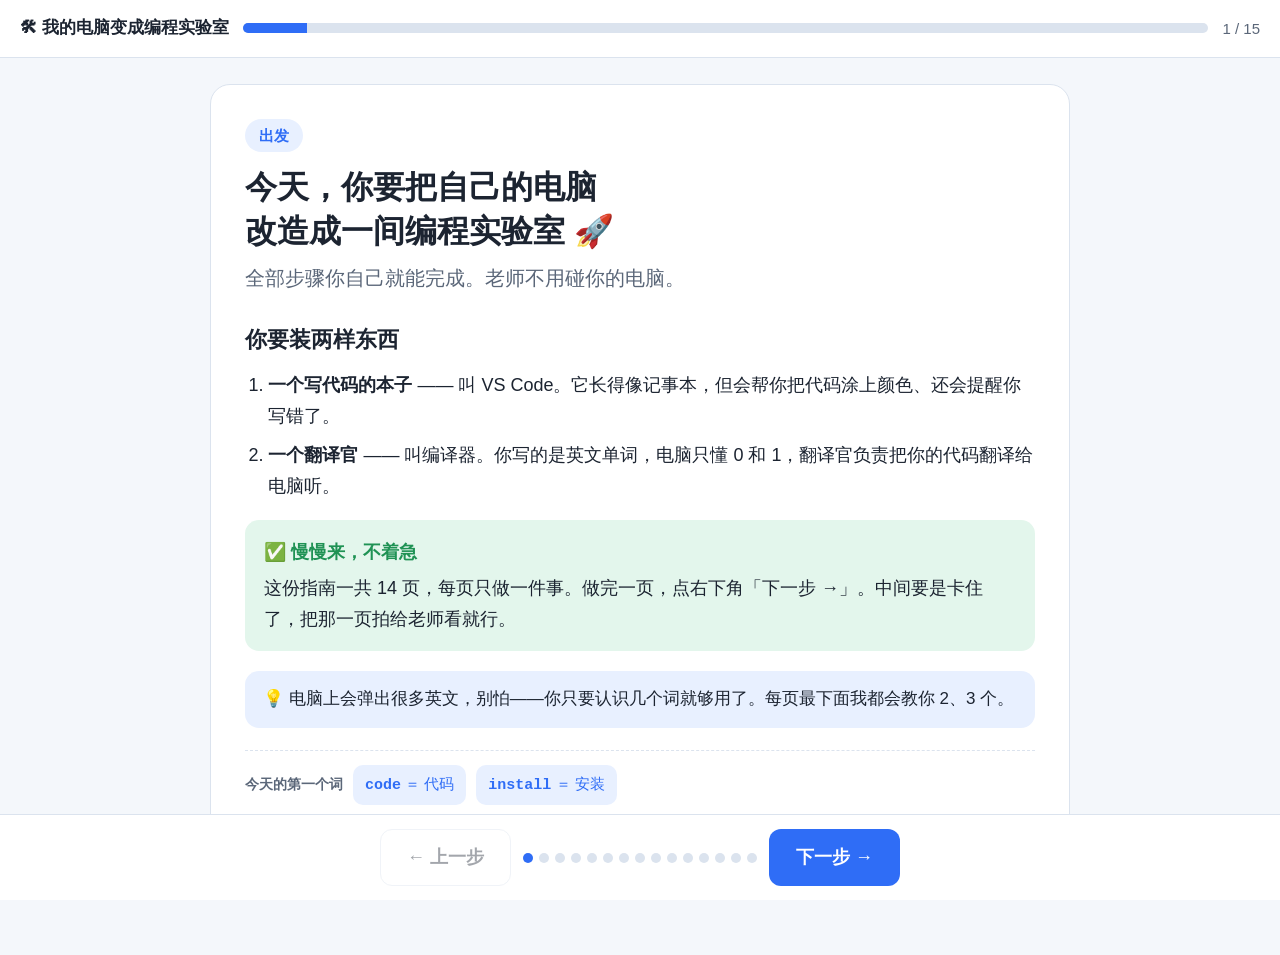
<file: setup.html>
<!doctype html>
<html lang="zh-CN">
<head>
<meta charset="utf-8">
<meta name="viewport" content="width=device-width, initial-scale=1">
<title>我的电脑变成编程实验室</title>
<style>
  :root{
    --bg:#f4f7fb; --card:#ffffff; --ink:#1c2431; --ink-soft:#5b6779;
    --line:#dbe3ee; --brand:#2f6df6; --brand-soft:#e8f0ff;
    --ok:#1f9254; --ok-soft:#e3f6ec; --warn:#b26a00; --warn-soft:#fff4e0;
    --code-bg:#101725; --code-ink:#e8eefc;
  }
  :root:not([data-theme="light"]){}
  @media (prefers-color-scheme: dark){
    :root:not([data-theme="light"]){
      --bg:#0f141c; --card:#182130; --ink:#eaf0f9; --ink-soft:#a9b6c8;
      --line:#2a3648; --brand:#6ea0ff; --brand-soft:#1d2b47;
      --ok:#4bd08b; --ok-soft:#14301f; --warn:#ffc061; --warn-soft:#33260f;
      --code-bg:#0a0f18; --code-ink:#e8eefc;
    }
  }
  :root[data-theme="dark"]{
    --bg:#0f141c; --card:#182130; --ink:#eaf0f9; --ink-soft:#a9b6c8;
    --line:#2a3648; --brand:#6ea0ff; --brand-soft:#1d2b47;
    --ok:#4bd08b; --ok-soft:#14301f; --warn:#ffc061; --warn-soft:#33260f;
    --code-bg:#0a0f18; --code-ink:#e8eefc;
  }
  *{box-sizing:border-box}
  html,body{margin:0;padding:0}
  body{
    background:var(--bg); color:var(--ink);
    font-family:-apple-system,"PingFang SC","Hiragino Sans GB","Microsoft YaHei",sans-serif;
    font-size:18px; line-height:1.7;
    min-height:100vh; display:flex; flex-direction:column;
  }
  header{
    padding:14px 20px; border-bottom:1px solid var(--line);
    display:flex; align-items:center; gap:14px; flex-wrap:wrap;
    background:var(--card);
  }
  .brand{font-weight:700; font-size:17px}
  .progress{flex:1; min-width:160px; height:10px; background:var(--line); border-radius:99px; overflow:hidden}
  .progress i{display:block; height:100%; background:var(--brand); width:0; transition:width .25s}
  .counter{font-variant-numeric:tabular-nums; color:var(--ink-soft); font-size:15px}
  main{flex:1; display:flex; align-items:flex-start; justify-content:center; padding:26px 18px 120px}
  .slide{
    width:min(860px,100%); background:var(--card); border:1px solid var(--line);
    border-radius:20px; padding:34px 34px 30px; display:none;
  }
  .slide.on{display:block}
  .step-tag{
    display:inline-block; background:var(--brand-soft); color:var(--brand);
    font-weight:700; font-size:15px; padding:4px 14px; border-radius:99px; margin-bottom:14px;
  }
  h1{font-size:32px; line-height:1.35; margin:0 0 8px}
  h2{font-size:22px; margin:26px 0 10px}
  .lead{font-size:20px; color:var(--ink-soft); margin:0 0 18px}
  ol,ul{padding-left:1.3em; margin:12px 0}
  li{margin:9px 0}
  code,kbd{
    background:var(--brand-soft); color:var(--brand); padding:2px 7px;
    border-radius:6px; font-family:ui-monospace,SFMono-Regular,Menlo,monospace; font-size:.95em;
  }
  pre{
    background:var(--code-bg); color:var(--code-ink); padding:16px 18px; border-radius:12px;
    overflow-x:auto; font-family:ui-monospace,SFMono-Regular,Menlo,monospace;
    font-size:16px; line-height:1.6;
  }
  pre b{color:#7fd1a0}
  .box{border-radius:14px; padding:16px 18px; margin:18px 0; border:1px solid var(--line)}
  .box.check{background:var(--ok-soft); border-color:transparent}
  .box.warn{background:var(--warn-soft); border-color:transparent}
  .box .box-t{font-weight:700; margin-bottom:6px}
  .box.check .box-t{color:var(--ok)}
  .box.warn .box-t{color:var(--warn)}
  .en{
    margin-top:22px; border-top:1px dashed var(--line); padding-top:14px;
    display:flex; gap:10px; flex-wrap:wrap; align-items:center;
  }
  .en-label{font-size:14px; color:var(--ink-soft); font-weight:700}
  .word{
    background:var(--brand-soft); color:var(--brand); border-radius:10px;
    padding:6px 12px; font-size:15px;
  }
  .word b{font-family:ui-monospace,Menlo,monospace}
  .ask{
    margin-top:20px; background:var(--brand-soft); border-radius:14px; padding:14px 18px;
    font-size:17px;
  }
  nav{
    position:fixed; left:0; right:0; bottom:0; background:var(--card);
    border-top:1px solid var(--line); padding:14px 20px;
    display:flex; gap:12px; align-items:center; justify-content:center;
  }
  button{
    font:inherit; font-weight:700; cursor:pointer; border-radius:12px;
    padding:12px 26px; border:1px solid var(--line); background:var(--card); color:var(--ink);
  }
  button.primary{background:var(--brand); color:#fff; border-color:transparent}
  button:disabled{opacity:.4; cursor:not-allowed}
  .dots{display:flex; gap:6px; flex-wrap:wrap; max-width:340px; justify-content:center}
  .dot{width:10px; height:10px; border-radius:99px; background:var(--line); border:0; padding:0}
  .dot.on{background:var(--brand)}
  .dot.done{background:var(--ok)}
  @media (max-width:640px){
    body{font-size:17px}
    .slide{padding:24px 20px}
    h1{font-size:26px}
    .lead{font-size:18px}
    nav{padding:10px 12px}
    button{padding:11px 18px}
    .dots{display:none}
  }
</style>
</head>
<body>

<header>
  <span class="brand">🛠 我的电脑变成编程实验室</span>
  <span class="progress"><i id="bar"></i></span>
  <span class="counter"><span id="cur">1</span> / <span id="tot">14</span></span>
</header>

<main>

<section class="slide on">
  <span class="step-tag">出发</span>
  <h1>今天，你要把自己的电脑<br>改造成一间编程实验室 🚀</h1>
  <p class="lead">全部步骤你自己就能完成。老师不用碰你的电脑。</p>
  <h2>你要装两样东西</h2>
  <ol>
    <li><b>一个写代码的本子</b> —— 叫 VS Code。它长得像记事本，但会帮你把代码涂上颜色、还会提醒你写错了。</li>
    <li><b>一个翻译官</b> —— 叫编译器。你写的是英文单词，电脑只懂 0 和 1，翻译官负责把你的代码翻译给电脑听。</li>
  </ol>
  <div class="box check">
    <div class="box-t">✅ 慢慢来，不着急</div>
    这份指南一共 14 页，每页只做一件事。做完一页，点右下角「下一步 →」。中间要是卡住了，把那一页拍给老师看就行。
  </div>
  <div class="ask">💡 电脑上会弹出很多英文，别怕——你只要认识几个词就够用了。每页最下面我都会教你 2、3 个。</div>
  <div class="en">
    <span class="en-label">今天的第一个词</span>
    <span class="word"><b>code</b> ＝ 代码</span>
    <span class="word"><b>install</b> ＝ 安装</span>
  </div>
</section>

<section class="slide">
  <span class="step-tag">第 1 步</span>
  <h1>先认识一个工具：访达</h1>
  <p class="lead">访达（Finder）就是管理电脑里所有文件的地方，像一个大柜子。</p>
  <ol>
    <li>看屏幕最下面那排图标（叫「程序坞」）。</li>
    <li>最左边有一个<b>蓝色的、笑着的方脸</b>，那就是访达。</li>
    <li>点它一下，会打开一个白色窗口。</li>
    <li>左边一栏里找到「<b>下载</b>」和「<b>应用程序</b>」——等一下我们要用到这两个。</li>
  </ol>
  <div class="box check">
    <div class="box-t">✅ 做完了吗</div>
    你能看到一个窗口，左边有「下载」「应用程序」这两行字。能，就继续。
  </div>
  <div class="en">
    <span class="en-label">认一认</span>
    <span class="word"><b>Finder</b> ＝ 访达</span>
    <span class="word"><b>file</b> ＝ 文件</span>
    <span class="word"><b>folder</b> ＝ 文件夹</span>
  </div>
</section>

<section class="slide">
  <span class="step-tag">第 2 步</span>
  <h1>下载写代码的本子</h1>
  <p class="lead">它的名字叫 VS Code，是免费的。</p>
  <ol>
    <li>打开浏览器（Safari 或 Chrome 都行）。</li>
    <li>在最上面的地址栏里，一个字一个字地输入：<br><code>code.visualstudio.com</code><br>然后按回车键。</li>
    <li>页面上有一个大大的蓝色按钮，写着 <b>Download for macOS</b>（意思是"下载 Mac 版"）。点它。</li>
    <li>如果它问你要哪个版本，选写着 <b>Apple Silicon</b> 的那个。</li>
    <li>浏览器右上角会出现一个小箭头在转圈——它正在下载，等它转完。</li>
  </ol>
  <div class="box warn">
    <div class="box-t">⚠️ 别点错</div>
    页面上其他写着 Download 的按钮先别点。只点<b>最大的那个蓝色按钮</b>。
  </div>
  <div class="en">
    <span class="en-label">按钮上的词</span>
    <span class="word"><b>download</b> ＝ 下载</span>
    <span class="word"><b>for</b> ＝ 给…用的</span>
  </div>
</section>

<section class="slide">
  <span class="step-tag">第 3 步</span>
  <h1>把它搬进「应用程序」</h1>
  <p class="lead">下载下来的东西住在「下载」文件夹里，要把它搬到正式的家。</p>
  <ol>
    <li>回到<b>访达</b>窗口，点左边的「<b>下载</b>」。</li>
    <li>找到一个蓝色的图标，名字里有 <b>Visual Studio Code</b>。</li>
    <li>如果它是一个压缩包（图标像个盒子），<b>双击</b>它，旁边就会解压出真正的程序。</li>
    <li><b>按住</b>那个蓝色图标不放，<b>拖</b>到左边那一栏的「<b>应用程序</b>」上面，松手。</li>
    <li>它就搬好家了。</li>
  </ol>
  <div class="box check">
    <div class="box-t">✅ 做完了吗</div>
    点左边的「应用程序」，能在里面找到 Visual Studio Code。找到了就继续。
  </div>
  <div class="en">
    <span class="en-label">认一认</span>
    <span class="word"><b>Applications</b> ＝ 应用程序</span>
    <span class="word"><b>Downloads</b> ＝ 下载</span>
  </div>
</section>

<section class="slide">
  <span class="step-tag">第 4 步</span>
  <h1>第一次打开它</h1>
  <p class="lead">电脑第一次见到新程序会有点紧张，会问你一句话。</p>
  <ol>
    <li>在「应用程序」里<b>双击</b> Visual Studio Code。</li>
    <li>可能会弹出一个框，问你「确定要打开吗？」——点「<b>打开</b>」。</li>
    <li>等几秒，一个深色的大窗口就出来了。这就是你以后写代码的地方。</li>
  </ol>
  <div class="box warn">
    <div class="box-t">⚠️ 如果它说"无法打开，因为无法验证开发者"</div>
    别慌，这是电脑太小心了。这时候<b>叫老师或爸爸妈妈来一下</b>，需要在「系统设置 → 隐私与安全性」里点一个「仍要打开」的按钮。
  </div>
  <div class="en">
    <span class="en-label">弹窗上的词</span>
    <span class="word"><b>open</b> ＝ 打开</span>
    <span class="word"><b>cancel</b> ＝ 取消</span>
  </div>
</section>

<section class="slide">
  <span class="step-tag">第 5 步</span>
  <h1>把它变成中文界面</h1>
  <p class="lead">现在它满屏是英文。我们先让它说中文，等你熟了再换回英文。</p>
  <ol>
    <li>看 VS Code 窗口<b>最左边那一竖排图标</b>。</li>
    <li>找到<b>四个小方块</b>的那个图标（第五个，像积木），点一下。</li>
    <li>上面出现一个搜索框，输入：<code>Chinese</code></li>
    <li>第一个结果写着 <b>Chinese (Simplified) (简体中文)</b>，点它右边的蓝色 <b>Install</b> 按钮。</li>
    <li>装完后，右下角会跳出一个小框问你要不要重启，点 <b>Restart</b>（重新启动）。</li>
    <li>窗口自己关掉再打开——菜单全变成中文了！🎉</li>
  </ol>
  <div class="en">
    <span class="en-label">你刚刚用到的词</span>
    <span class="word"><b>install</b> ＝ 安装</span>
    <span class="word"><b>restart</b> ＝ 重新启动</span>
    <span class="word"><b>extension</b> ＝ 扩展（小插件）</span>
  </div>
</section>

<section class="slide">
  <span class="step-tag">第 6 步</span>
  <h1>认识第二个工具：终端</h1>
  <p class="lead">终端（Terminal）是一个只能打字、不能点的黑框框。程序员用它给电脑直接下命令。</p>
  <ol>
    <li>在 VS Code 里，点最上面菜单栏的「<b>终端</b>」。</li>
    <li>再点「<b>新建终端</b>」。</li>
    <li>窗口下半部分裂开一块，出现一些字，最后有一个方块在闪 —— 它在等你打字。</li>
  </ol>
  <div class="box check">
    <div class="box-t">✅ 试一下</div>
    输入 <code>date</code> 然后按回车。它会告诉你现在几点。<br>
    这就是你给电脑下的第一条命令 —— 和课件里给机器人发命令是一回事！
  </div>
  <div class="en">
    <span class="en-label">认一认</span>
    <span class="word"><b>terminal</b> ＝ 终端</span>
    <span class="word"><b>new</b> ＝ 新建</span>
    <span class="word"><b>date</b> ＝ 日期</span>
  </div>
</section>

<section class="slide">
  <span class="step-tag">第 7 步</span>
  <h1>请翻译官来上班</h1>
  <p class="lead">这一步要装编译器。它有点大，要下载很久很久。</p>
  <ol>
    <li>在刚才的终端里，一个字一个字输入下面这行（<b>中间的两个横杠不能少</b>）：</li>
  </ol>
  <pre>xcode-select --install</pre>
  <ol start="2">
    <li>按回车。</li>
    <li>屏幕上会弹出一个窗口，问你要不要安装工具。点「<b>安装</b>」。</li>
    <li>它会让你同意一份很长的协议，点「<b>同意</b>」。</li>
    <li>然后……开始漫长的等待。</li>
  </ol>
  <div class="box warn">
    <div class="box-t">⚠️ 可能会问你要密码</div>
    如果弹出一个要输入密码的框，<b>叫老师或爸爸妈妈来输</b>，那是电脑管理员的密码，你不用知道。
  </div>
  <div class="en">
    <span class="en-label">这行命令的意思</span>
    <span class="word"><b>select</b> ＝ 选择</span>
    <span class="word"><b>install</b> ＝ 安装</span>
  </div>
</section>

<section class="slide">
  <span class="step-tag">第 8 步</span>
  <h1>等待时间 ☕️</h1>
  <p class="lead">这个下载有好几个 GB，可能要等 <b>20 分钟到 1 个小时</b>，取决于你家网快不快。</p>
  <div class="box warn">
    <div class="box-t">⚠️ 三件不要做的事</div>
    <ul>
      <li>不要关掉那个进度窗口</li>
      <li>不要合上电脑盖子（会睡着，下载就停了）</li>
      <li>不要拔电源</li>
    </ul>
  </div>
  <h2>等待的时候可以做什么</h2>
  <ul>
    <li>去玩一遍课件里的第 1 课，把「能量盒」那一关再走一次</li>
    <li>把这一页往后翻，先看看等会儿要写的代码长什么样</li>
    <li>喝口水，休息一下眼睛 👀</li>
  </ul>
  <div class="ask">💡 装好之后进度窗口会自己消失，或者显示「安装完成」。看到了就翻到下一页验收。</div>
</section>

<section class="slide">
  <span class="step-tag">第 9 步</span>
  <h1>检查翻译官来了没有</h1>
  <p class="lead">我们让他自报家门。</p>
  <ol>
    <li>回到终端，输入：</li>
  </ol>
  <pre>g++ --version</pre>
  <ol start="2">
    <li>按回车。</li>
  </ol>
  <h2>如果看到这样几行字（数字不一样没关系）</h2>
  <pre>Apple clang version 21.0.0
Target: arm64-apple-darwin27.0.0</pre>
  <div class="box check">
    <div class="box-t">🎉 成功了！</div>
    翻译官已经在你的电脑里上班了。<code>g++</code> 就是他的名字。
  </div>
  <div class="box warn">
    <div class="box-t">⚠️ 如果它说 command not found</div>
    意思是「找不到这个命令」，说明第 7 步还没装完。回到第 7 步再来一次。
  </div>
  <div class="en">
    <span class="en-label">认一认</span>
    <span class="word"><b>version</b> ＝ 版本</span>
    <span class="word"><b>command not found</b> ＝ 找不到这个命令</span>
  </div>
</section>

<section class="slide">
  <span class="step-tag">第 10 步</span>
  <h1>给自己造一个工作间</h1>
  <p class="lead">代码要有地方住。我们建一个专门的文件夹。</p>
  <ol>
    <li>在终端里输入这一行，按回车：</li>
  </ol>
  <pre>mkdir -p ~/我的C++/第1课</pre>
  <ol start="2">
    <li>再输入这一行，按回车：</li>
  </ol>
  <pre>cd ~/我的C++/第1课</pre>
  <ol start="3">
    <li>在 VS Code 里点「<b>文件 → 打开文件夹</b>」，找到你刚建的「<b>我的C++</b>」，打开它。</li>
  </ol>
  <div class="box check">
    <div class="box-t">✅ 做完了吗</div>
    VS Code 左边出现了「我的C++」这个文件夹的名字。出现了就继续。
  </div>
  <div class="en">
    <span class="en-label">命令的意思</span>
    <span class="word"><b>mkdir</b> ＝ 建一个文件夹</span>
    <span class="word"><b>cd</b> ＝ 走进某个文件夹</span>
  </div>
</section>

<section class="slide">
  <span class="step-tag">第 11 步</span>
  <h1>写下你的第一个程序 ✍️</h1>
  <p class="lead">还记得课上机器人的能量盒吗？我们现在真的把它写出来。</p>
  <ol>
    <li>在 VS Code 左边「第1课」文件夹上点右键 →「<b>新建文件</b>」。</li>
    <li>给它起名字：<code>energy.cpp</code>（<b>后面的 .cpp 一定要有</b>）。</li>
    <li>把下面这几行一个字一个字敲进去（<b>不要复制粘贴，敲一遍你才会记住</b>）：</li>
  </ol>
  <pre>#include &lt;iostream&gt;

int main() {
    int energy = 3;
    energy = energy + 4;
    energy = energy - 1;
    std::cout &lt;&lt; energy;
    return 0;
}</pre>
  <ol start="4">
    <li>按 <kbd>⌘</kbd>+<kbd>S</kbd> 保存。</li>
  </ol>
  <div class="ask">🤔 敲完先别急着跑。<b>猜一猜：屏幕上会出现几？</b> 把你猜的数字记在心里。</div>
  <div class="en">
    <span class="en-label">代码里的词</span>
    <span class="word"><b>int</b> ＝ 整数</span>
    <span class="word"><b>energy</b> ＝ 能量</span>
    <span class="word"><b>cout</b> ＝ 喊出来（输出）</span>
  </div>
</section>

<section class="slide">
  <span class="step-tag">第 12 步</span>
  <h1>让翻译官翻译，让电脑跑起来 🏃</h1>
  <p class="lead">两条命令，一条翻译，一条运行。</p>
  <ol>
    <li>在终端里输入这一行（翻译），按回车：</li>
  </ol>
  <pre>g++ -std=c++17 energy.cpp -o energy</pre>
  <ol start="2">
    <li>如果什么都没显示 —— <b>那就是成功了</b>！翻译官不出声就是没挑出毛病。</li>
    <li>再输入这一行（运行），按回车：</li>
  </ol>
  <pre>./energy</pre>
  <div class="box check">
    <div class="box-t">🎉 屏幕上出现 6 了吗？</div>
    和你刚才猜的一样吗？和课件里机器人的能量一样吗？<br>
    <b>三个 6 —— 你手算的、课件演的、你自己电脑跑出来的。</b> 你已经是真的在写 C++ 了。
  </div>
  <div class="box warn">
    <div class="box-t">⚠️ 如果冒出一堆红字</div>
    那是翻译官在告诉你哪里写错了。看红字里的<b>数字</b>（比如 <code>line 6</code>），那就是出问题的行号，回去检查那一行是不是少了个分号 <code>;</code>。
  </div>
  <div class="en">
    <span class="en-label">命令的意思</span>
    <span class="word"><b>-o</b> ＝ 输出成…</span>
    <span class="word"><b>error</b> ＝ 错误</span>
    <span class="word"><b>line</b> ＝ 行</span>
  </div>
</section>

<section class="slide">
  <span class="step-tag">第 13 步</span>
  <h1>作业：让它变成 10 🎯</h1>
  <p class="lead">课上你在屏幕里把能量凑到过 10。现在在你自己的电脑上再做一次。</p>
  <h2>要求</h2>
  <ol>
    <li>打开 <code>energy.cpp</code>。</li>
    <li><b>只改一个数字</b>，让程序跑出来正好是 <b>10</b>。</li>
    <li>改之前<b>先在纸上算一遍</b>，写下你觉得会是几。</li>
    <li>然后重新翻译、重新运行，看看和你算的一样不一样。</li>
  </ol>
  <pre>g++ -std=c++17 energy.cpp -o energy
./energy</pre>
  <h2>加分题（想挑战再做）</h2>
  <ul>
    <li>在每一行下面都加一句 <code>std::cout &lt;&lt; energy;</code>，看看能不能把 3、7、6 全都喊出来。</li>
    <li>试试故意删掉一个分号，看翻译官会说什么。<b>把错误弄出来也是一种本事</b> —— 你要认识他生气的样子。</li>
  </ul>
  <div class="ask">📝 下次上课带来：你改的那个数字是几？为什么改它？</div>
</section>

<section class="slide">
  <span class="step-tag">完成</span>
  <h1>你的实验室建好了 🎉</h1>
  <p class="lead">从今天起，你的电脑不只是能看视频的电脑了。</p>
  <h2>你今天学会的英文单词</h2>
  <div class="en" style="border-top:0;padding-top:0">
    <span class="word"><b>code</b> 代码</span>
    <span class="word"><b>install</b> 安装</span>
    <span class="word"><b>file</b> 文件</span>
    <span class="word"><b>folder</b> 文件夹</span>
    <span class="word"><b>open</b> 打开</span>
    <span class="word"><b>save</b> 保存</span>
    <span class="word"><b>run</b> 运行</span>
    <span class="word"><b>error</b> 错误</span>
    <span class="word"><b>line</b> 行</span>
    <span class="word"><b>int</b> 整数</span>
    <span class="word"><b>cout</b> 输出</span>
    <span class="word"><b>terminal</b> 终端</span>
    <span class="word"><b>version</b> 版本</span>
  </div>
  <div class="box check" style="margin-top:24px">
    <div class="box-t">✅ 下次课之前，确认这三件事都是好的</div>
    <ol style="margin:6px 0">
      <li>VS Code 能打开，菜单是中文的</li>
      <li>终端里输入 <code>g++ --version</code> 有回应</li>
      <li><code>energy.cpp</code> 还在「我的C++/第1课」文件夹里</li>
    </ol>
  </div>
  <div class="ask">🚀 下节课，机器人要面对一扇<b>会自己思考</b>的智能舱门 —— 而写规则的人是你。</div>
</section>

</main>

<nav>
  <button id="prev">← 上一步</button>
  <div class="dots" id="dots"></div>
  <button id="next" class="primary">下一步 →</button>
</nav>

<script>
(function(){
  var slides = [].slice.call(document.querySelectorAll('.slide'));
  var i = 0;
  var bar = document.getElementById('bar');
  var cur = document.getElementById('cur');
  var tot = document.getElementById('tot');
  var dots = document.getElementById('dots');
  var prev = document.getElementById('prev');
  var next = document.getElementById('next');
  var KEY = 'cpplab_setup_step';

  tot.textContent = slides.length;

  slides.forEach(function(_, n){
    var d = document.createElement('button');
    d.className = 'dot';
    d.title = '第 ' + (n+1) + ' 页';
    d.addEventListener('click', function(){ go(n); });
    dots.appendChild(d);
  });
  var dotEls = [].slice.call(dots.children);

  function go(n){
    if (n < 0 || n >= slides.length) return;
    slides[i].classList.remove('on');
    i = n;
    slides[i].classList.add('on');
    render();
    window.scrollTo(0,0);
    try { localStorage.setItem(KEY, String(i)); } catch(e){}
  }

  function render(){
    cur.textContent = i + 1;
    bar.style.width = ((i+1) / slides.length * 100) + '%';
    prev.disabled = (i === 0);
    next.textContent = (i === slides.length - 1) ? '全部完成 ✓' : '下一步 →';
    next.disabled = (i === slides.length - 1);
    dotEls.forEach(function(d, n){
      d.className = 'dot' + (n === i ? ' on' : (n < i ? ' done' : ''));
    });
  }

  prev.addEventListener('click', function(){ go(i-1); });
  next.addEventListener('click', function(){ go(i+1); });
  document.addEventListener('keydown', function(e){
    if (e.key === 'ArrowRight' || e.key === ' ') { e.preventDefault(); go(i+1); }
    if (e.key === 'ArrowLeft') { e.preventDefault(); go(i-1); }
  });

  // 上次看到哪一页，下次打开接着看
  try {
    var saved = parseInt(localStorage.getItem(KEY), 10);
    if (!isNaN(saved) && saved > 0 && saved < slides.length) go(saved);
  } catch(e){}

  render();
})();
</script>

</body>
</html>
</file>
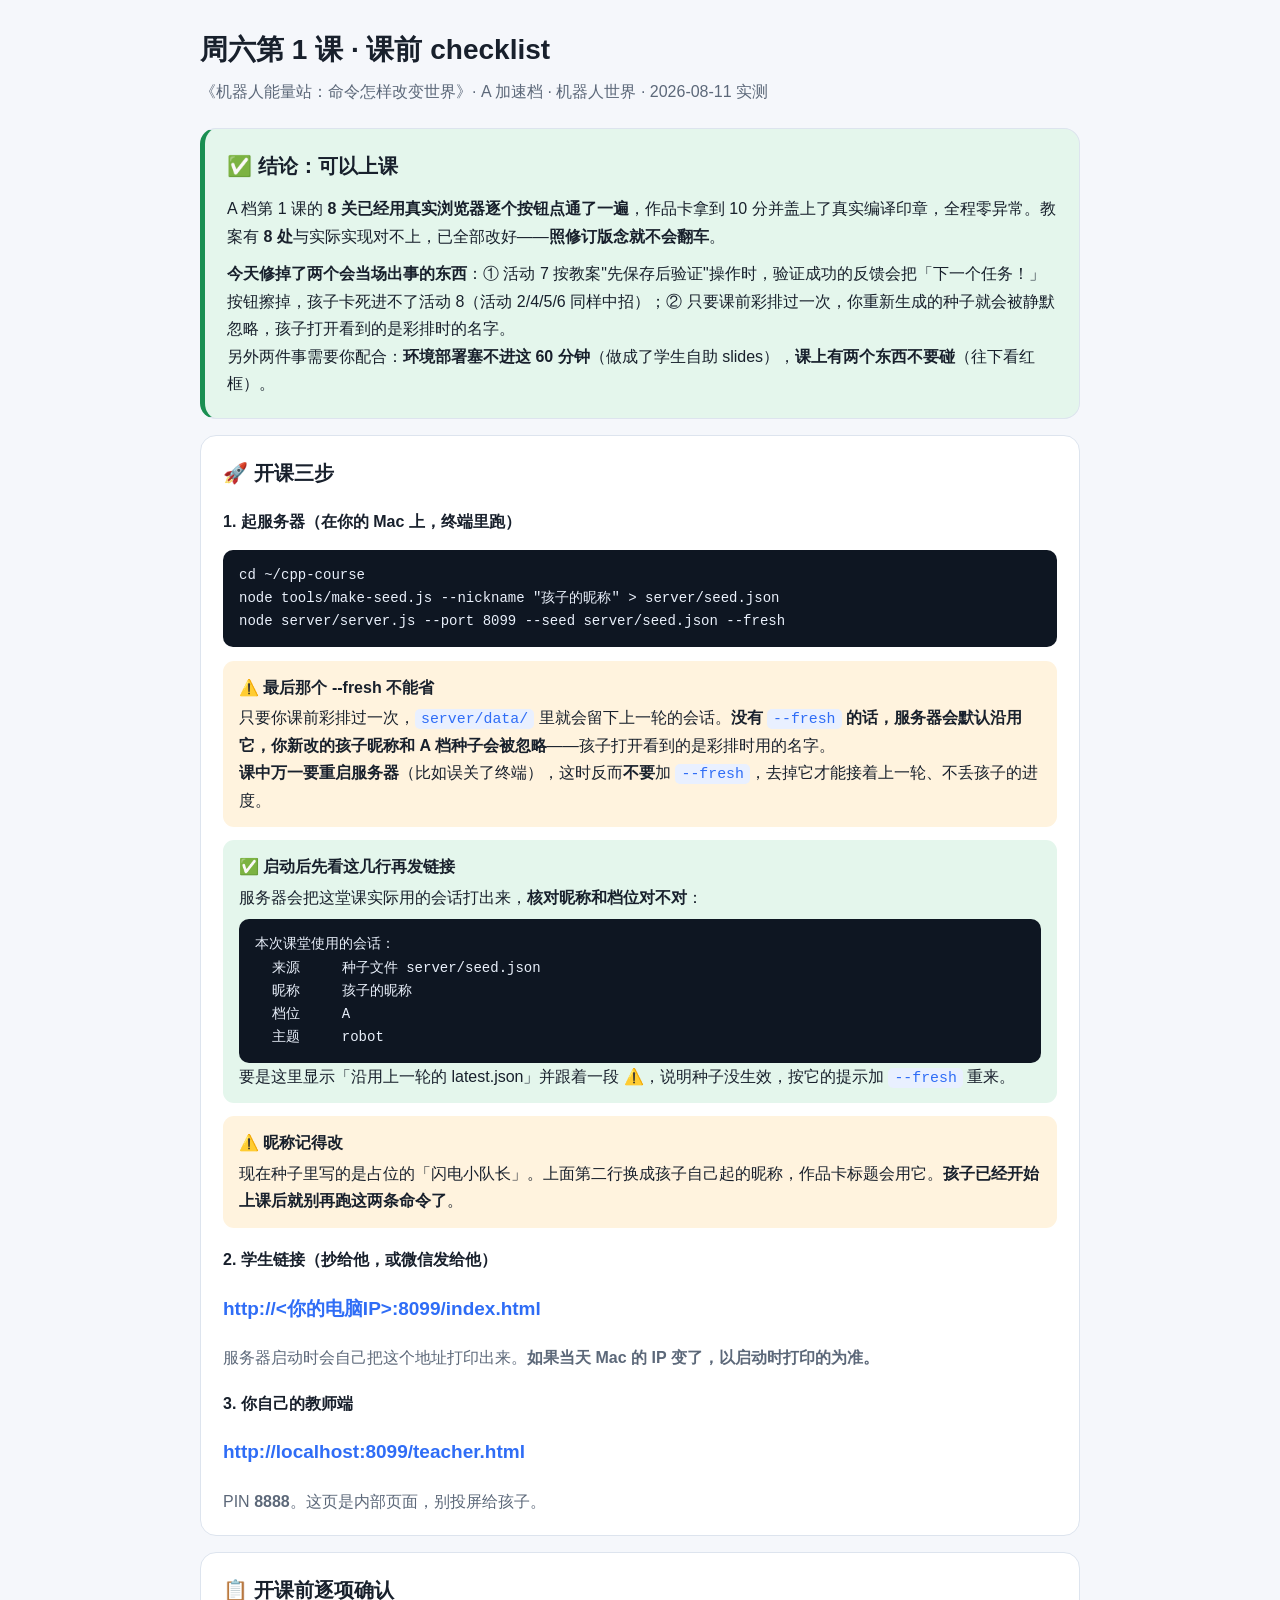
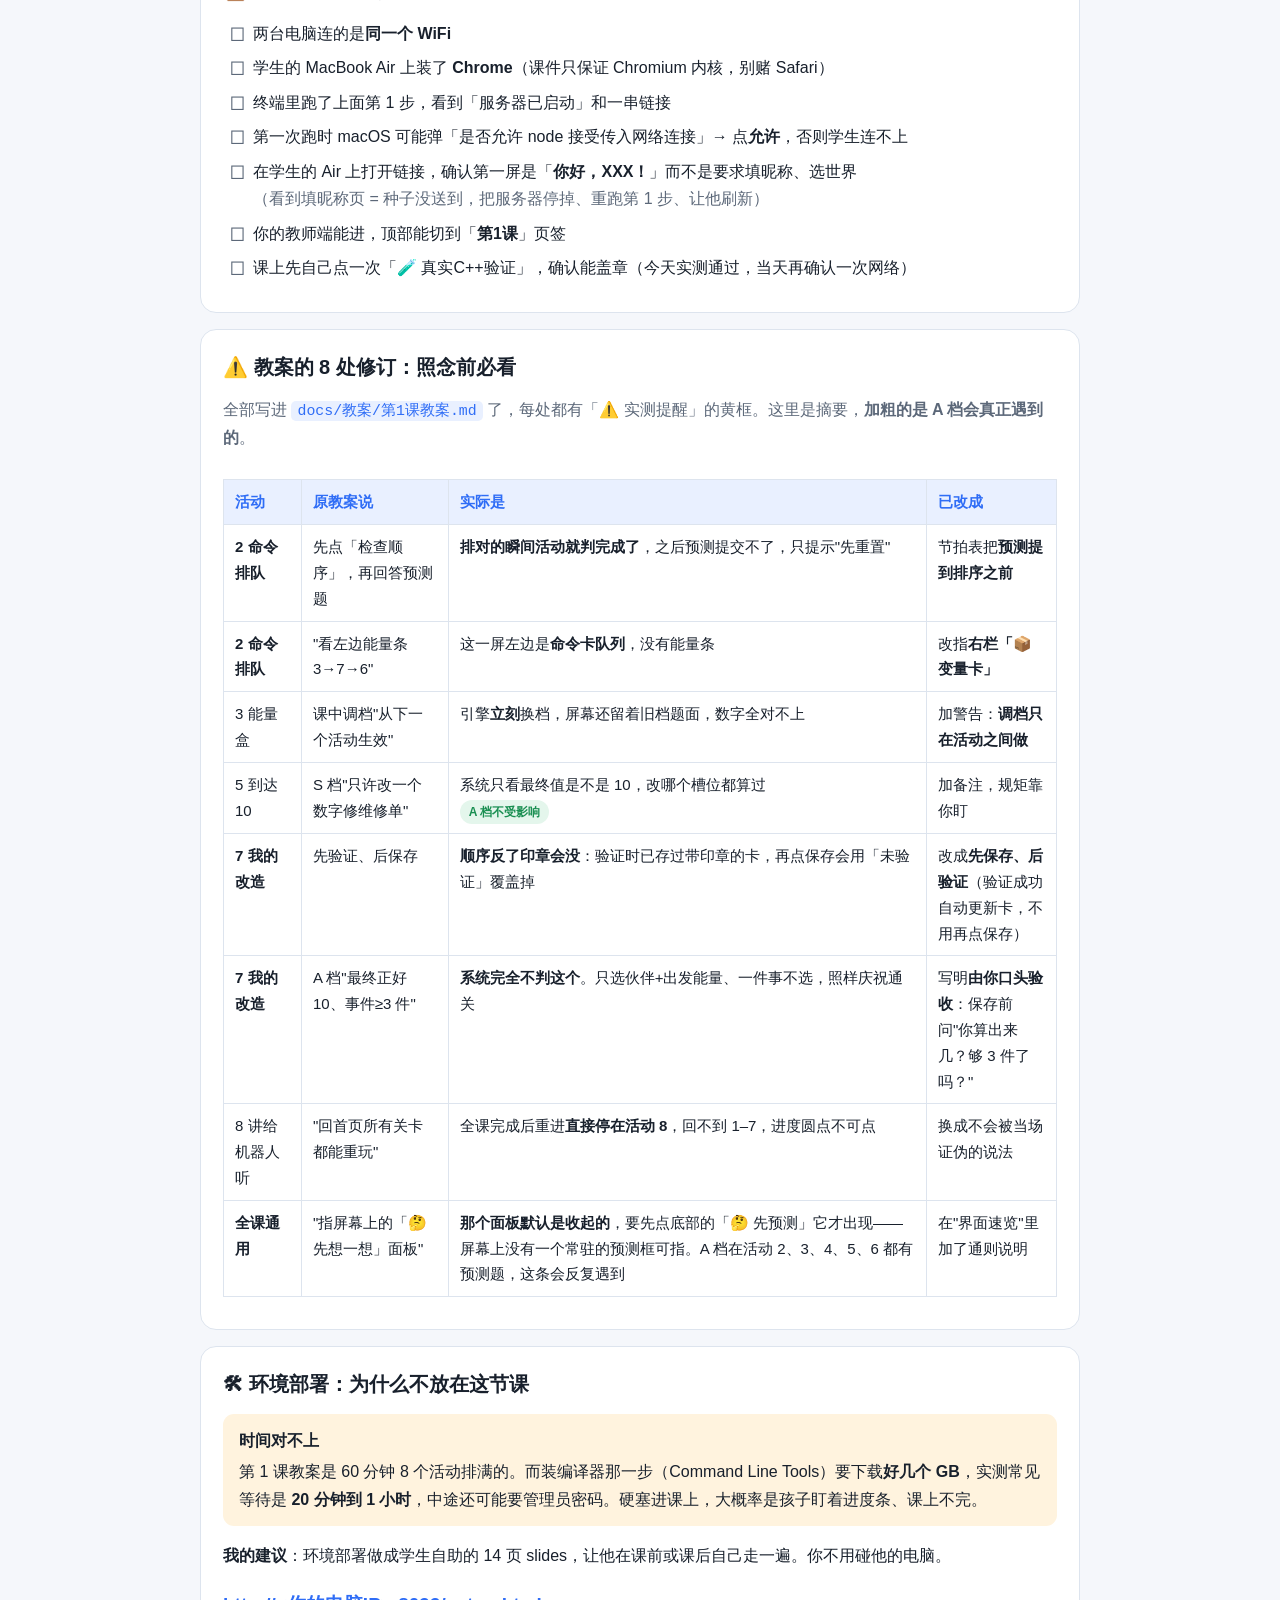
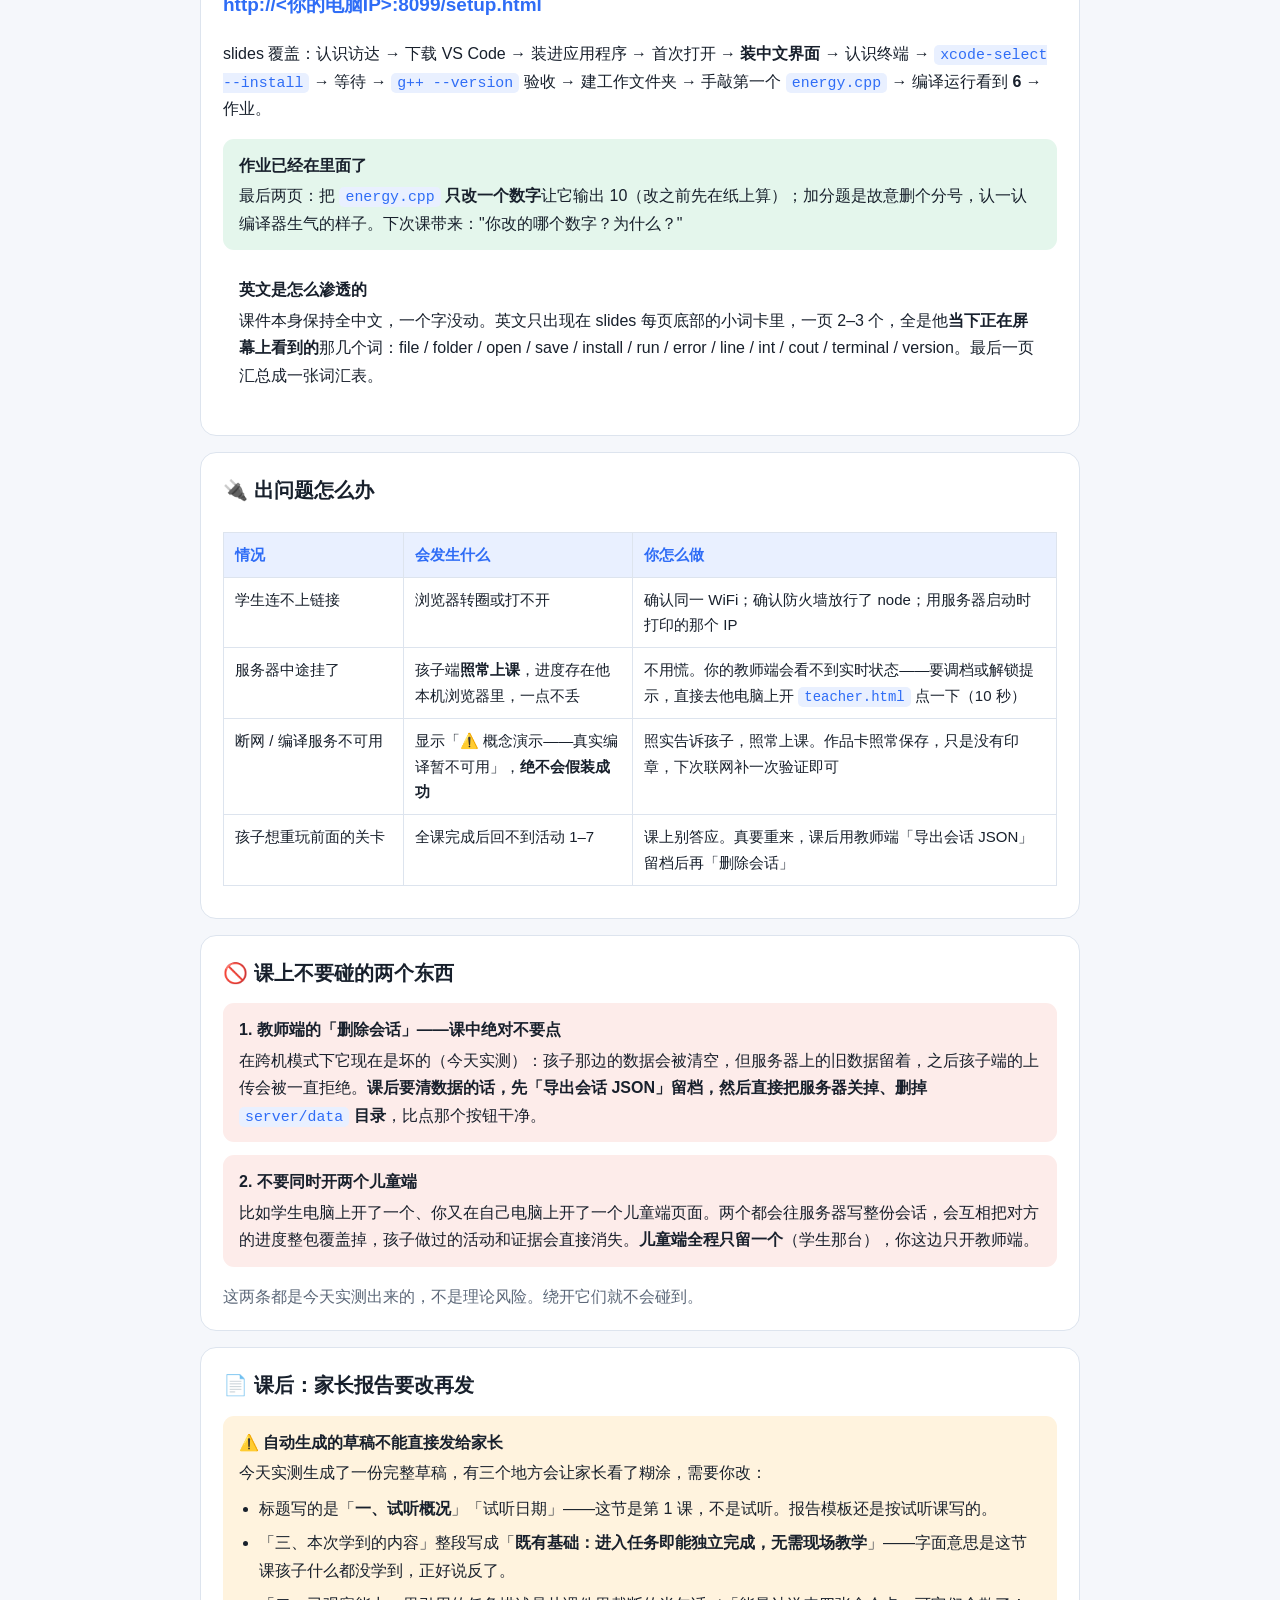
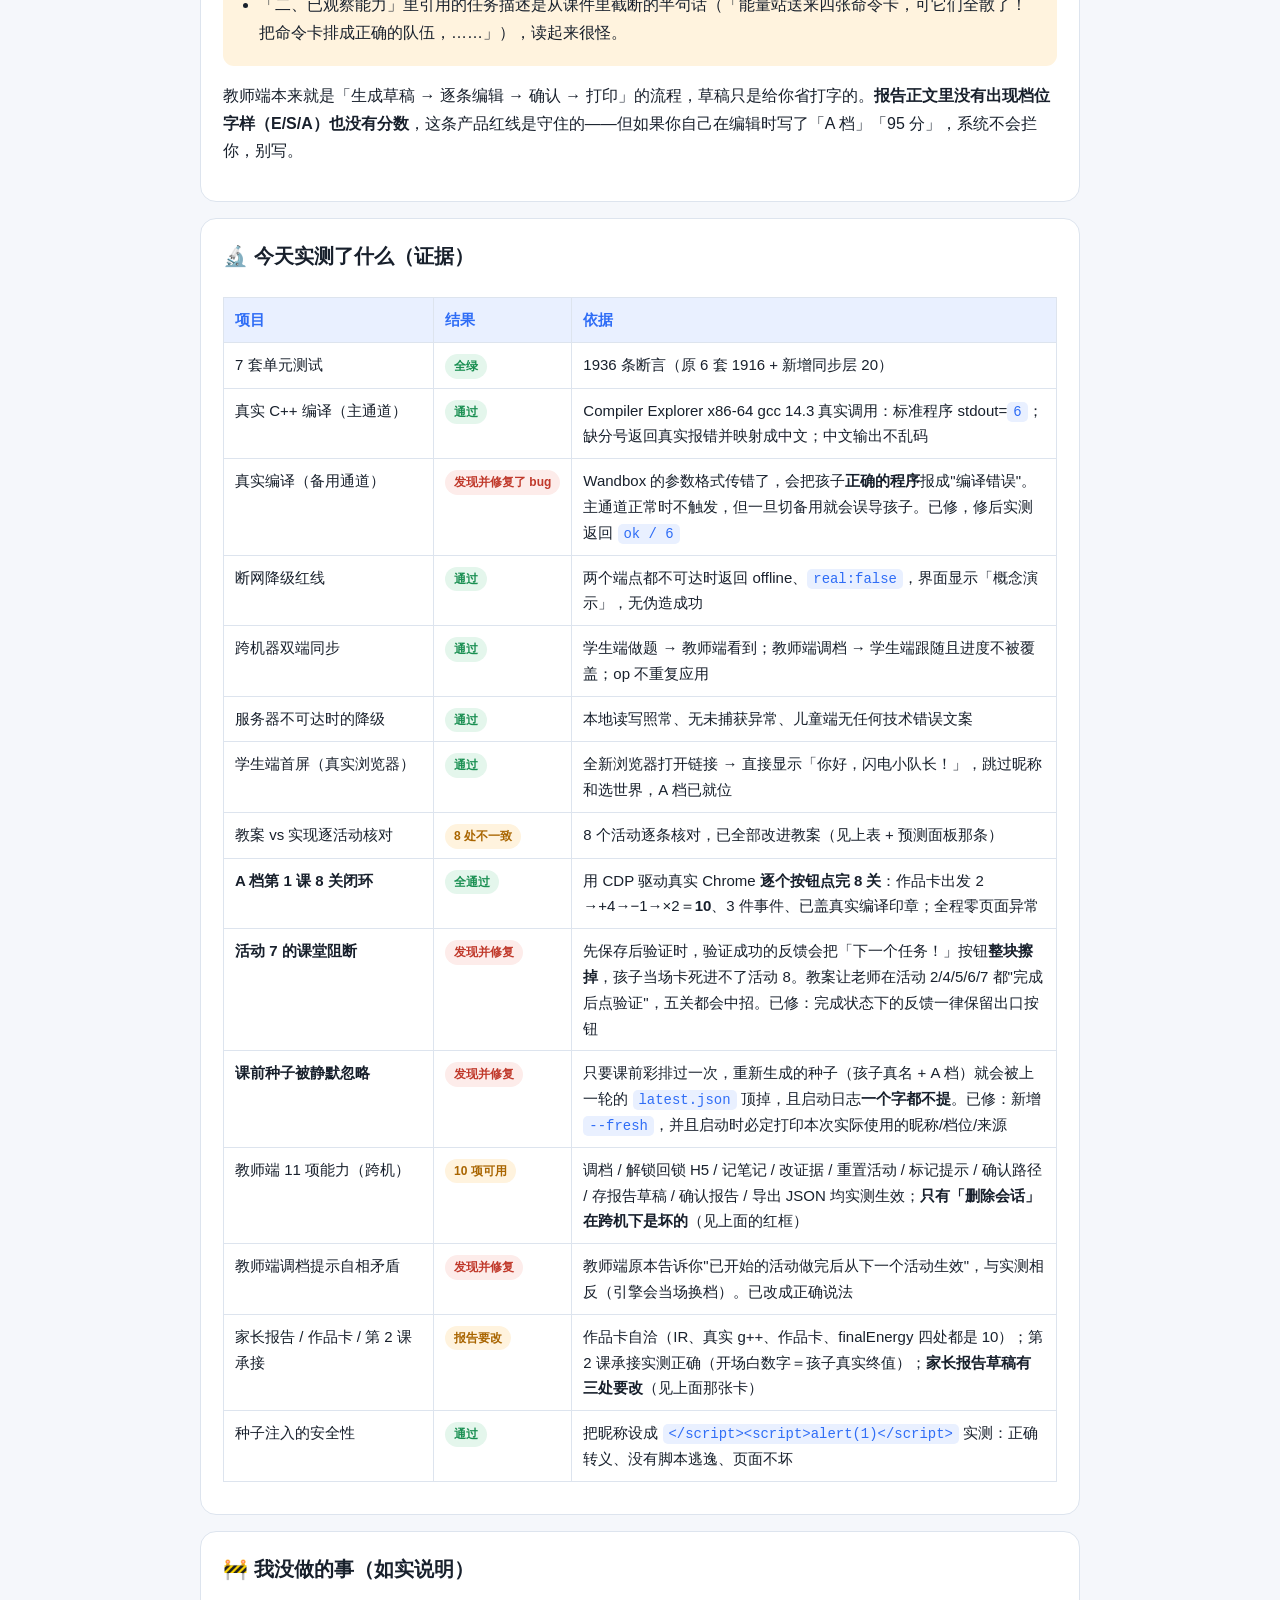
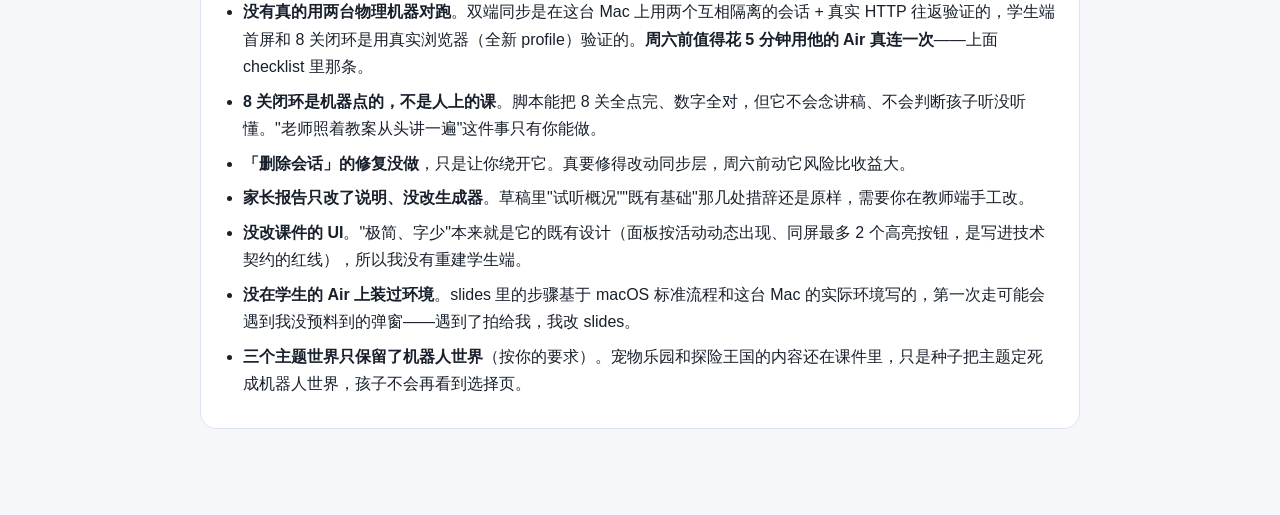
<file: 周六课前checklist.html>
<!doctype html>
<html lang="zh-CN">
<head>
<meta charset="utf-8">
<meta name="viewport" content="width=device-width, initial-scale=1">
<title>周六第 1 课 · 课前 checklist</title>
<style>
  :root{
    --bg:#f5f7fb; --card:#fff; --ink:#18202c; --soft:#5c6879; --line:#dde4ee;
    --brand:#2f6df6; --brand-bg:#e9f0ff;
    --ok:#1a8f52; --ok-bg:#e4f6ec; --warn:#a96500; --warn-bg:#fff3de;
    --bad:#c0392b; --bad-bg:#fdecea; --code-bg:#0e1622; --code-ink:#e9f0fb;
  }
  @media (prefers-color-scheme: dark){
    :root:not([data-theme="light"]){
      --bg:#0e131b; --card:#171f2b; --ink:#e9f0fa; --soft:#a4b1c3; --line:#28323f;
      --brand:#6ea0ff; --brand-bg:#1b2941;
      --ok:#4ed08c; --ok-bg:#12301f; --warn:#ffc267; --warn-bg:#332510;
      --bad:#ff8a7a; --bad-bg:#33191a; --code-bg:#080d15; --code-ink:#e9f0fb;
    }
  }
  :root[data-theme="dark"]{
    --bg:#0e131b; --card:#171f2b; --ink:#e9f0fa; --soft:#a4b1c3; --line:#28323f;
    --brand:#6ea0ff; --brand-bg:#1b2941;
    --ok:#4ed08c; --ok-bg:#12301f; --warn:#ffc267; --warn-bg:#332510;
    --bad:#ff8a7a; --bad-bg:#33191a; --code-bg:#080d15; --code-ink:#e9f0fb;
  }
  *{box-sizing:border-box}
  body{
    margin:0; background:var(--bg); color:var(--ink);
    font:16px/1.72 -apple-system,"PingFang SC","Hiragino Sans GB",sans-serif;
    padding:26px 18px 70px;
  }
  .wrap{max-width:880px; margin:0 auto}
  h1{font-size:28px; margin:0 0 4px}
  .sub{color:var(--soft); margin:0 0 22px}
  .card{background:var(--card); border:1px solid var(--line); border-radius:16px; padding:20px 22px; margin:16px 0}
  h2{font-size:20px; margin:0 0 12px; display:flex; align-items:center; gap:9px}
  h3{font-size:16px; margin:18px 0 8px}
  .verdict{border-left:5px solid var(--ok); background:var(--ok-bg)}
  .verdict.warn{border-left-color:var(--warn); background:var(--warn-bg)}
  pre{background:var(--code-bg); color:var(--code-ink); padding:14px 16px; border-radius:10px; overflow-x:auto;
      font:14px/1.65 ui-monospace,Menlo,monospace}
  code{background:var(--brand-bg); color:var(--brand); padding:2px 6px; border-radius:5px;
       font:.93em ui-monospace,Menlo,monospace}
  table{width:100%; border-collapse:collapse; margin:12px 0; font-size:15px}
  th,td{border:1px solid var(--line); padding:9px 11px; text-align:left; vertical-align:top}
  th{background:var(--brand-bg); color:var(--brand); font-weight:700}
  .scroll{overflow-x:auto}
  ul,ol{padding-left:1.25em; margin:10px 0}
  li{margin:7px 0}
  .tag{display:inline-block; font-size:12px; font-weight:700; padding:2px 9px; border-radius:99px; white-space:nowrap}
  .tag.ok{background:var(--ok-bg); color:var(--ok)}
  .tag.warn{background:var(--warn-bg); color:var(--warn)}
  .tag.bad{background:var(--bad-bg); color:var(--bad)}
  .link{font-size:19px; font-weight:700; color:var(--brand); word-break:break-all}
  .box{border-radius:11px; padding:13px 16px; margin:13px 0}
  .box.warn{background:var(--warn-bg)}
  .box.ok{background:var(--ok-bg)}
  .box.bad{background:var(--bad-bg)}
  .box > b:first-child{display:block; margin-bottom:3px}
  .chk{list-style:none; padding-left:0}
  .chk li{padding-left:30px; position:relative}
  .chk li:before{content:"☐"; position:absolute; left:6px; font-size:18px; color:var(--soft)}
</style>
</head>
<body>
<div class="wrap">

<h1>周六第 1 课 · 课前 checklist</h1>
<p class="sub">《机器人能量站：命令怎样改变世界》· A 加速档 · 机器人世界 · 2026-08-11 实测</p>

<div class="card verdict">
  <h2>✅ 结论：可以上课</h2>
  <p style="margin:0 0 10px">A 档第 1 课的 <b>8 关已经用真实浏览器逐个按钮点通了一遍</b>，作品卡拿到 10 分并盖上了真实编译印章，全程零异常。教案有 <b>8 处</b>与实际实现对不上，已全部改好——<b>照修订版念就不会翻车</b>。</p>
  <p style="margin:0"><b>今天修掉了两个会当场出事的东西</b>：① 活动 7 按教案"先保存后验证"操作时，验证成功的反馈会把「下一个任务！」按钮擦掉，孩子卡死进不了活动 8（活动 2/4/5/6 同样中招）；② 只要课前彩排过一次，你重新生成的种子就会被静默忽略，孩子打开看到的是彩排时的名字。<br>
  另外两件事需要你配合：<b>环境部署塞不进这 60 分钟</b>（做成了学生自助 slides），<b>课上有两个东西不要碰</b>（往下看红框）。</p>
</div>

<div class="card">
  <h2>🚀 开课三步</h2>
  <h3>1. 起服务器（在你的 Mac 上，终端里跑）</h3>
<pre>cd ~/cpp-course
node tools/make-seed.js --nickname "孩子的昵称" &gt; server/seed.json
node server/server.js --port 8099 --seed server/seed.json --fresh</pre>
  <div class="box warn">
    <b>⚠️ 最后那个 --fresh 不能省</b>
    只要你课前彩排过一次，<code>server/data/</code> 里就会留下上一轮的会话。<b>没有 <code>--fresh</code> 的话，服务器会默认沿用它，你新改的孩子昵称和 A 档种子会被忽略</b>——孩子打开看到的是彩排时用的名字。<br>
    <b>课中万一要重启服务器</b>（比如误关了终端），这时反而<b>不要</b>加 <code>--fresh</code>，去掉它才能接着上一轮、不丢孩子的进度。
  </div>
  <div class="box ok">
    <b>✅ 启动后先看这几行再发链接</b>
    服务器会把这堂课实际用的会话打出来，<b>核对昵称和档位对不对</b>：
<pre style="margin:8px 0 0">本次课堂使用的会话：
  来源     种子文件 server/seed.json
  昵称     孩子的昵称
  档位     A
  主题     robot</pre>
    要是这里显示「沿用上一轮的 latest.json」并跟着一段 ⚠️，说明种子没生效，按它的提示加 <code>--fresh</code> 重来。
  </div>
  <div class="box warn">
    <b>⚠️ 昵称记得改</b>
    现在种子里写的是占位的「闪电小队长」。上面第二行换成孩子自己起的昵称，作品卡标题会用它。<b>孩子已经开始上课后就别再跑这两条命令了</b>。
  </div>

  <h3>2. 学生链接（抄给他，或微信发给他）</h3>
  <p class="link">http://&lt;你的电脑IP&gt;:8099/index.html</p>
  <p style="color:var(--soft);margin:4px 0 0">服务器启动时会自己把这个地址打印出来。<b>如果当天 Mac 的 IP 变了，以启动时打印的为准。</b></p>

  <h3>3. 你自己的教师端</h3>
  <p class="link">http://localhost:8099/teacher.html</p>
  <p style="color:var(--soft);margin:4px 0 0">PIN <b>8888</b>。这页是内部页面，别投屏给孩子。</p>
</div>

<div class="card">
  <h2>📋 开课前逐项确认</h2>
  <ul class="chk">
    <li>两台电脑连的是<b>同一个 WiFi</b></li>
    <li>学生的 MacBook Air 上装了 <b>Chrome</b>（课件只保证 Chromium 内核，别赌 Safari）</li>
    <li>终端里跑了上面第 1 步，看到「服务器已启动」和一串链接</li>
    <li>第一次跑时 macOS 可能弹「是否允许 node 接受传入网络连接」→ 点<b>允许</b>，否则学生连不上</li>
    <li>在学生的 Air 上打开链接，确认第一屏是「<b>你好，XXX！</b>」而不是要求填昵称、选世界<br>
        <span style="color:var(--soft)">（看到填昵称页 = 种子没送到，把服务器停掉、重跑第 1 步、让他刷新）</span></li>
    <li>你的教师端能进，顶部能切到「<b>第1课</b>」页签</li>
    <li>课上先自己点一次「🧪 真实C++验证」，确认能盖章（今天实测通过，当天再确认一次网络）</li>
  </ul>
</div>

<div class="card">
  <h2>⚠️ 教案的 8 处修订：照念前必看</h2>
  <p style="margin-top:0;color:var(--soft)">全部写进 <code>docs/教案/第1课教案.md</code> 了，每处都有「⚠️ 实测提醒」的黄框。这里是摘要，<b>加粗的是 A 档会真正遇到的</b>。</p>
  <div class="scroll">
  <table>
    <tr><th style="width:78px">活动</th><th>原教案说</th><th>实际是</th><th style="width:130px">已改成</th></tr>
    <tr>
      <td><b>2 命令排队</b></td>
      <td>先点「检查顺序」，再回答预测题</td>
      <td><b>排对的瞬间活动就判完成了</b>，之后预测提交不了，只提示"先重置"</td>
      <td>节拍表把<b>预测提到排序之前</b></td>
    </tr>
    <tr>
      <td><b>2 命令排队</b></td>
      <td>"看左边能量条 3→7→6"</td>
      <td>这一屏左边是<b>命令卡队列</b>，没有能量条</td>
      <td>改指<b>右栏「📦 变量卡」</b></td>
    </tr>
    <tr>
      <td>3 能量盒</td>
      <td>课中调档"从下一个活动生效"</td>
      <td>引擎<b>立刻</b>换档，屏幕还留着旧档题面，数字全对不上</td>
      <td>加警告：<b>调档只在活动之间做</b></td>
    </tr>
    <tr>
      <td>5 到达 10</td>
      <td>S 档"只许改一个数字修维修单"</td>
      <td>系统只看最终值是不是 10，改哪个槽位都算过<br><span class="tag ok">A 档不受影响</span></td>
      <td>加备注，规矩靠你盯</td>
    </tr>
    <tr>
      <td><b>7 我的改造</b></td>
      <td>先验证、后保存</td>
      <td><b>顺序反了印章会没</b>：验证时已存过带印章的卡，再点保存会用「未验证」覆盖掉</td>
      <td>改成<b>先保存、后验证</b>（验证成功自动更新卡，不用再点保存）</td>
    </tr>
    <tr>
      <td><b>7 我的改造</b></td>
      <td>A 档"最终正好 10、事件≥3 件"</td>
      <td><b>系统完全不判这个</b>。只选伙伴+出发能量、一件事不选，照样庆祝通关</td>
      <td>写明<b>由你口头验收</b>：保存前问"你算出来几？够 3 件了吗？"</td>
    </tr>
    <tr>
      <td>8 讲给机器人听</td>
      <td>"回首页所有关卡都能重玩"</td>
      <td>全课完成后重进<b>直接停在活动 8</b>，回不到 1–7，进度圆点不可点</td>
      <td>换成不会被当场证伪的说法</td>
    </tr>
    <tr>
      <td><b>全课通用</b></td>
      <td>"指屏幕上的「🤔 先想一想」面板"</td>
      <td><b>那个面板默认是收起的</b>，要先点底部的「🤔 先预测」它才出现——屏幕上没有一个常驻的预测框可指。A 档在活动 2、3、4、5、6 都有预测题，这条会反复遇到</td>
      <td>在"界面速览"里加了通则说明</td>
    </tr>
  </table>
  </div>
</div>

<div class="card">
  <h2>🛠 环境部署：为什么不放在这节课</h2>
  <div class="box warn">
    <b>时间对不上</b>
    第 1 课教案是 60 分钟 8 个活动排满的。而装编译器那一步（Command Line Tools）要下载<b>好几个 GB</b>，实测常见等待是 <b>20 分钟到 1 小时</b>，中途还可能要管理员密码。硬塞进课上，大概率是孩子盯着进度条、课上不完。
  </div>
  <p><b>我的建议</b>：环境部署做成学生自助的 14 页 slides，让他在课前或课后自己走一遍。你不用碰他的电脑。</p>
  <p class="link">http://&lt;你的电脑IP&gt;:8099/setup.html</p>
  <p>slides 覆盖：认识访达 → 下载 VS Code → 装进应用程序 → 首次打开 → <b>装中文界面</b> → 认识终端 → <code>xcode-select --install</code> → 等待 → <code>g++ --version</code> 验收 → 建工作文件夹 → 手敲第一个 <code>energy.cpp</code> → 编译运行看到 <b>6</b> → 作业。</p>
  <div class="box ok">
    <b>作业已经在里面了</b>
    最后两页：把 <code>energy.cpp</code> <b>只改一个数字</b>让它输出 10（改之前先在纸上算）；加分题是故意删个分号，认一认编译器生气的样子。下次课带来："你改的哪个数字？为什么？"
  </div>
  <div class="box">
    <b>英文是怎么渗透的</b>
    课件本身保持全中文，一个字没动。英文只出现在 slides 每页底部的小词卡里，一页 2–3 个，全是他<b>当下正在屏幕上看到的</b>那几个词：file / folder / open / save / install / run / error / line / int / cout / terminal / version。最后一页汇总成一张词汇表。
  </div>
</div>

<div class="card">
  <h2>🔌 出问题怎么办</h2>
  <div class="scroll">
  <table>
    <tr><th style="width:180px">情况</th><th>会发生什么</th><th>你怎么做</th></tr>
    <tr>
      <td>学生连不上链接</td>
      <td>浏览器转圈或打不开</td>
      <td>确认同一 WiFi；确认防火墙放行了 node；用服务器启动时打印的那个 IP</td>
    </tr>
    <tr>
      <td>服务器中途挂了</td>
      <td>孩子端<b>照常上课</b>，进度存在他本机浏览器里，一点不丢</td>
      <td>不用慌。你的教师端会看不到实时状态——要调档或解锁提示，直接去他电脑上开 <code>teacher.html</code> 点一下（10 秒）</td>
    </tr>
    <tr>
      <td>断网 / 编译服务不可用</td>
      <td>显示「⚠️ 概念演示——真实编译暂不可用」，<b>绝不会假装成功</b></td>
      <td>照实告诉孩子，照常上课。作品卡照常保存，只是没有印章，下次联网补一次验证即可</td>
    </tr>
    <tr>
      <td>孩子想重玩前面的关卡</td>
      <td>全课完成后回不到活动 1–7</td>
      <td>课上别答应。真要重来，课后用教师端「导出会话 JSON」留档后再「删除会话」</td>
    </tr>
  </table>
  </div>
</div>

<div class="card">
  <h2>🚫 课上不要碰的两个东西</h2>
  <div class="box bad">
    <b>1. 教师端的「删除会话」——课中绝对不要点</b>
    在跨机模式下它现在是坏的（今天实测）：孩子那边的数据会被清空，但服务器上的旧数据留着，之后孩子端的上传会被一直拒绝。<b>课后要清数据的话，先「导出会话 JSON」留档，然后直接把服务器关掉、删掉 <code>server/data</code> 目录</b>，比点那个按钮干净。
  </div>
  <div class="box bad">
    <b>2. 不要同时开两个儿童端</b>
    比如学生电脑上开了一个、你又在自己电脑上开了一个儿童端页面。两个都会往服务器写整份会话，会互相把对方的进度整包覆盖掉，孩子做过的活动和证据会直接消失。<b>儿童端全程只留一个</b>（学生那台），你这边只开教师端。
  </div>
  <p style="color:var(--soft);margin-bottom:0">这两条都是今天实测出来的，不是理论风险。绕开它们就不会碰到。</p>
</div>

<div class="card">
  <h2>📄 课后：家长报告要改再发</h2>
  <div class="box warn">
    <b>⚠️ 自动生成的草稿不能直接发给家长</b>
    今天实测生成了一份完整草稿，有三个地方会让家长看了糊涂，需要你改：
    <ul style="margin:8px 0 0">
      <li>标题写的是「<b>一、试听概况</b>」「试听日期」——这节是第 1 课，不是试听。报告模板还是按试听课写的。</li>
      <li>「三、本次学到的内容」整段写成「<b>既有基础：进入任务即能独立完成，无需现场教学</b>」——字面意思是这节课孩子什么都没学到，正好说反了。</li>
      <li>「二、已观察能力」里引用的任务描述是从课件里截断的半句话（「能量站送来四张命令卡，可它们全散了！把命令卡排成正确的队伍，……」），读起来很怪。</li>
    </ul>
  </div>
  <p>教师端本来就是「生成草稿 → 逐条编辑 → 确认 → 打印」的流程，草稿只是给你省打字的。<b>报告正文里没有出现档位字样（E/S/A）也没有分数</b>，这条产品红线是守住的——但如果你自己在编辑时写了「A 档」「95 分」，系统不会拦你，别写。</p>
</div>

<div class="card">
  <h2>🔬 今天实测了什么（证据）</h2>
  <div class="scroll">
  <table>
    <tr><th style="width:210px">项目</th><th style="width:96px">结果</th><th>依据</th></tr>
    <tr><td>7 套单元测试</td><td><span class="tag ok">全绿</span></td><td>1936 条断言（原 6 套 1916 + 新增同步层 20）</td></tr>
    <tr><td>真实 C++ 编译（主通道）</td><td><span class="tag ok">通过</span></td><td>Compiler Explorer x86-64 gcc 14.3 真实调用：标准程序 stdout=<code>6</code>；缺分号返回真实报错并映射成中文；中文输出不乱码</td></tr>
    <tr><td>真实编译（备用通道）</td><td><span class="tag bad">发现并修复了 bug</span></td><td>Wandbox 的参数格式传错了，会把孩子<b>正确的程序</b>报成"编译错误"。主通道正常时不触发，但一旦切备用就会误导孩子。已修，修后实测返回 <code>ok / 6</code></td></tr>
    <tr><td>断网降级红线</td><td><span class="tag ok">通过</span></td><td>两个端点都不可达时返回 offline、<code>real:false</code>，界面显示「概念演示」，无伪造成功</td></tr>
    <tr><td>跨机器双端同步</td><td><span class="tag ok">通过</span></td><td>学生端做题 → 教师端看到；教师端调档 → 学生端跟随且进度不被覆盖；op 不重复应用</td></tr>
    <tr><td>服务器不可达时的降级</td><td><span class="tag ok">通过</span></td><td>本地读写照常、无未捕获异常、儿童端无任何技术错误文案</td></tr>
    <tr><td>学生端首屏（真实浏览器）</td><td><span class="tag ok">通过</span></td><td>全新浏览器打开链接 → 直接显示「你好，闪电小队长！」，跳过昵称和选世界，A 档已就位</td></tr>
    <tr><td>教案 vs 实现逐活动核对</td><td><span class="tag warn">8 处不一致</span></td><td>8 个活动逐条核对，已全部改进教案（见上表 + 预测面板那条）</td></tr>
    <tr><td><b>A 档第 1 课 8 关闭环</b></td><td><span class="tag ok">全通过</span></td><td>用 CDP 驱动真实 Chrome <b>逐个按钮点完 8 关</b>：作品卡出发 2 →+4→−1→×2＝<b>10</b>、3 件事件、已盖真实编译印章；全程零页面异常</td></tr>
    <tr><td><b>活动 7 的课堂阻断</b></td><td><span class="tag bad">发现并修复</span></td><td>先保存后验证时，验证成功的反馈会把「下一个任务！」按钮<b>整块擦掉</b>，孩子当场卡死进不了活动 8。教案让老师在活动 2/4/5/6/7 都"完成后点验证"，五关都会中招。已修：完成状态下的反馈一律保留出口按钮</td></tr>
    <tr><td><b>课前种子被静默忽略</b></td><td><span class="tag bad">发现并修复</span></td><td>只要课前彩排过一次，重新生成的种子（孩子真名 + A 档）就会被上一轮的 <code>latest.json</code> 顶掉，且启动日志<b>一个字都不提</b>。已修：新增 <code>--fresh</code>，并且启动时必定打印本次实际使用的昵称/档位/来源</td></tr>
    <tr><td>教师端 11 项能力（跨机）</td><td><span class="tag warn">10 项可用</span></td><td>调档 / 解锁回锁 H5 / 记笔记 / 改证据 / 重置活动 / 标记提示 / 确认路径 / 存报告草稿 / 确认报告 / 导出 JSON 均实测生效；<b>只有「删除会话」在跨机下是坏的</b>（见上面的红框）</td></tr>
    <tr><td>教师端调档提示自相矛盾</td><td><span class="tag bad">发现并修复</span></td><td>教师端原本告诉你"已开始的活动做完后从下一个活动生效"，与实测相反（引擎会当场换档）。已改成正确说法</td></tr>
    <tr><td>家长报告 / 作品卡 / 第 2 课承接</td><td><span class="tag warn">报告要改</span></td><td>作品卡自洽（IR、真实 g++、作品卡、finalEnergy 四处都是 10）；第 2 课承接实测正确（开场白数字＝孩子真实终值）；<b>家长报告草稿有三处要改</b>（见上面那张卡）</td></tr>
    <tr><td>种子注入的安全性</td><td><span class="tag ok">通过</span></td><td>把昵称设成 <code>&lt;/script&gt;&lt;script&gt;alert(1)&lt;/script&gt;</code> 实测：正确转义、没有脚本逃逸、页面不坏</td></tr>
  </table>
  </div>
</div>

<div class="card">
  <h2>🚧 我没做的事（如实说明）</h2>
  <ul>
    <li><b>没有真的用两台物理机器对跑</b>。双端同步是在这台 Mac 上用两个互相隔离的会话 + 真实 HTTP 往返验证的，学生端首屏和 8 关闭环是用真实浏览器（全新 profile）验证的。<b>周六前值得花 5 分钟用他的 Air 真连一次</b>——上面 checklist 里那条。</li>
    <li><b>8 关闭环是机器点的，不是人上的课</b>。脚本能把 8 关全点完、数字全对，但它不会念讲稿、不会判断孩子听没听懂。"老师照着教案从头讲一遍"这件事只有你能做。</li>
    <li><b>「删除会话」的修复没做</b>，只是让你绕开它。真要修得改动同步层，周六前动它风险比收益大。</li>
    <li><b>家长报告只改了说明、没改生成器</b>。草稿里"试听概况""既有基础"那几处措辞还是原样，需要你在教师端手工改。</li>
    <li><b>没改课件的 UI</b>。"极简、字少"本来就是它的既有设计（面板按活动动态出现、同屏最多 2 个高亮按钮，是写进技术契约的红线），所以我没有重建学生端。</li>
    <li><b>没在学生的 Air 上装过环境</b>。slides 里的步骤基于 macOS 标准流程和这台 Mac 的实际环境写的，第一次走可能会遇到我没预料到的弹窗——遇到了拍给我，我改 slides。</li>
    <li><b>三个主题世界只保留了机器人世界</b>（按你的要求）。宠物乐园和探险王国的内容还在课件里，只是种子把主题定死成机器人世界，孩子不会再看到选择页。</li>
  </ul>
</div>

</div>
</body>
</html>
</file>
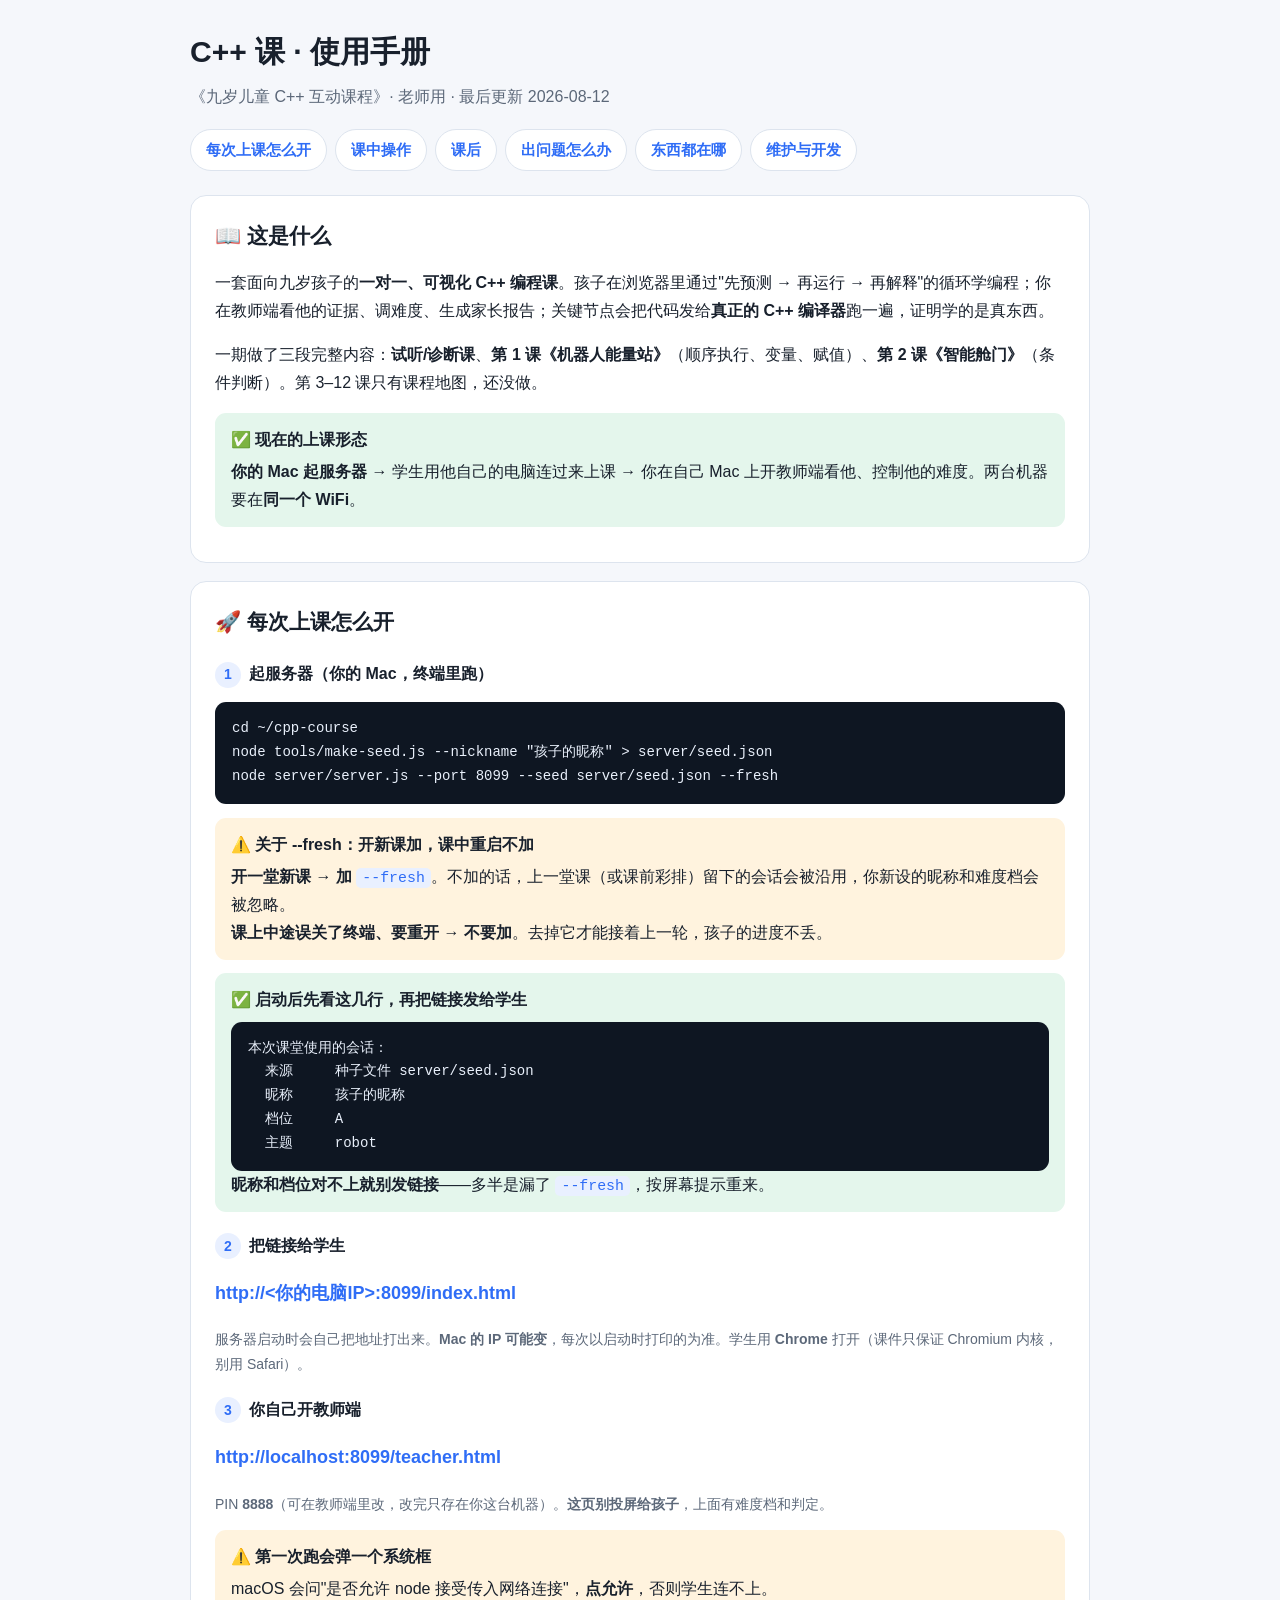
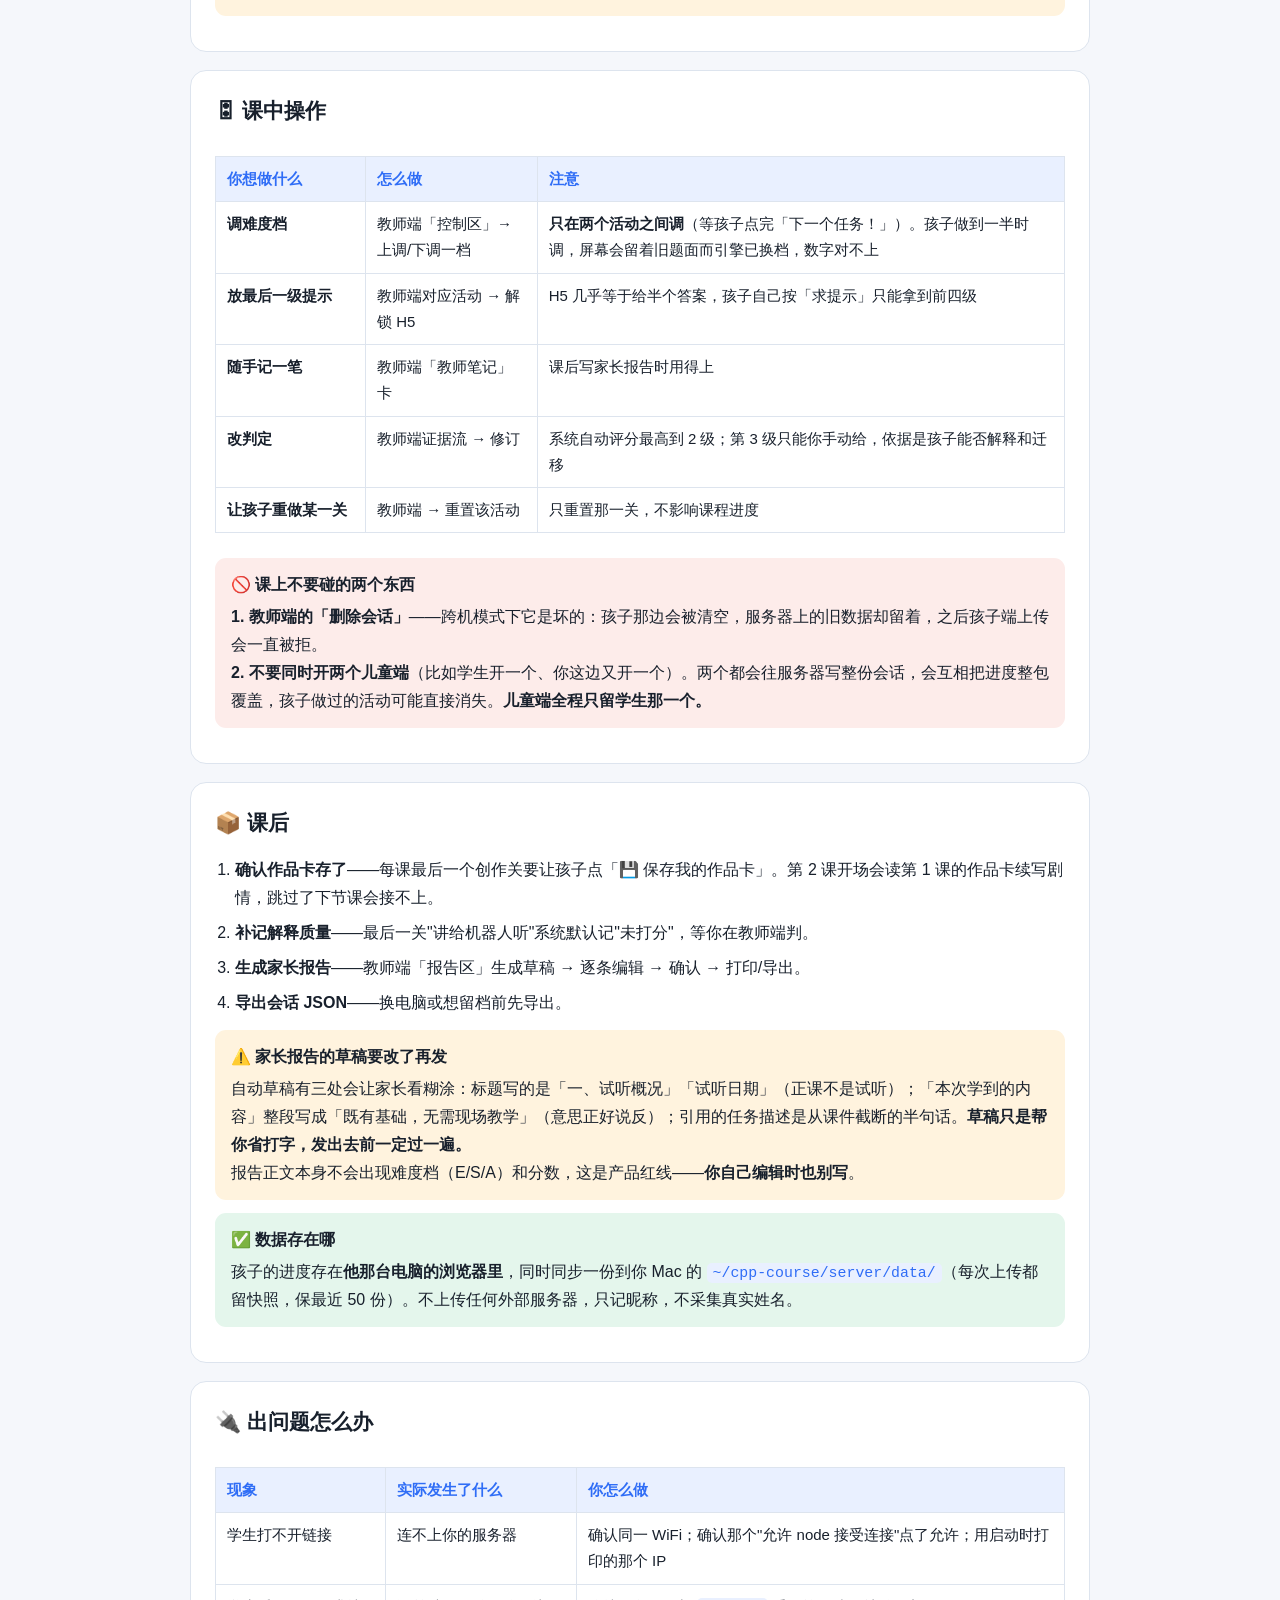
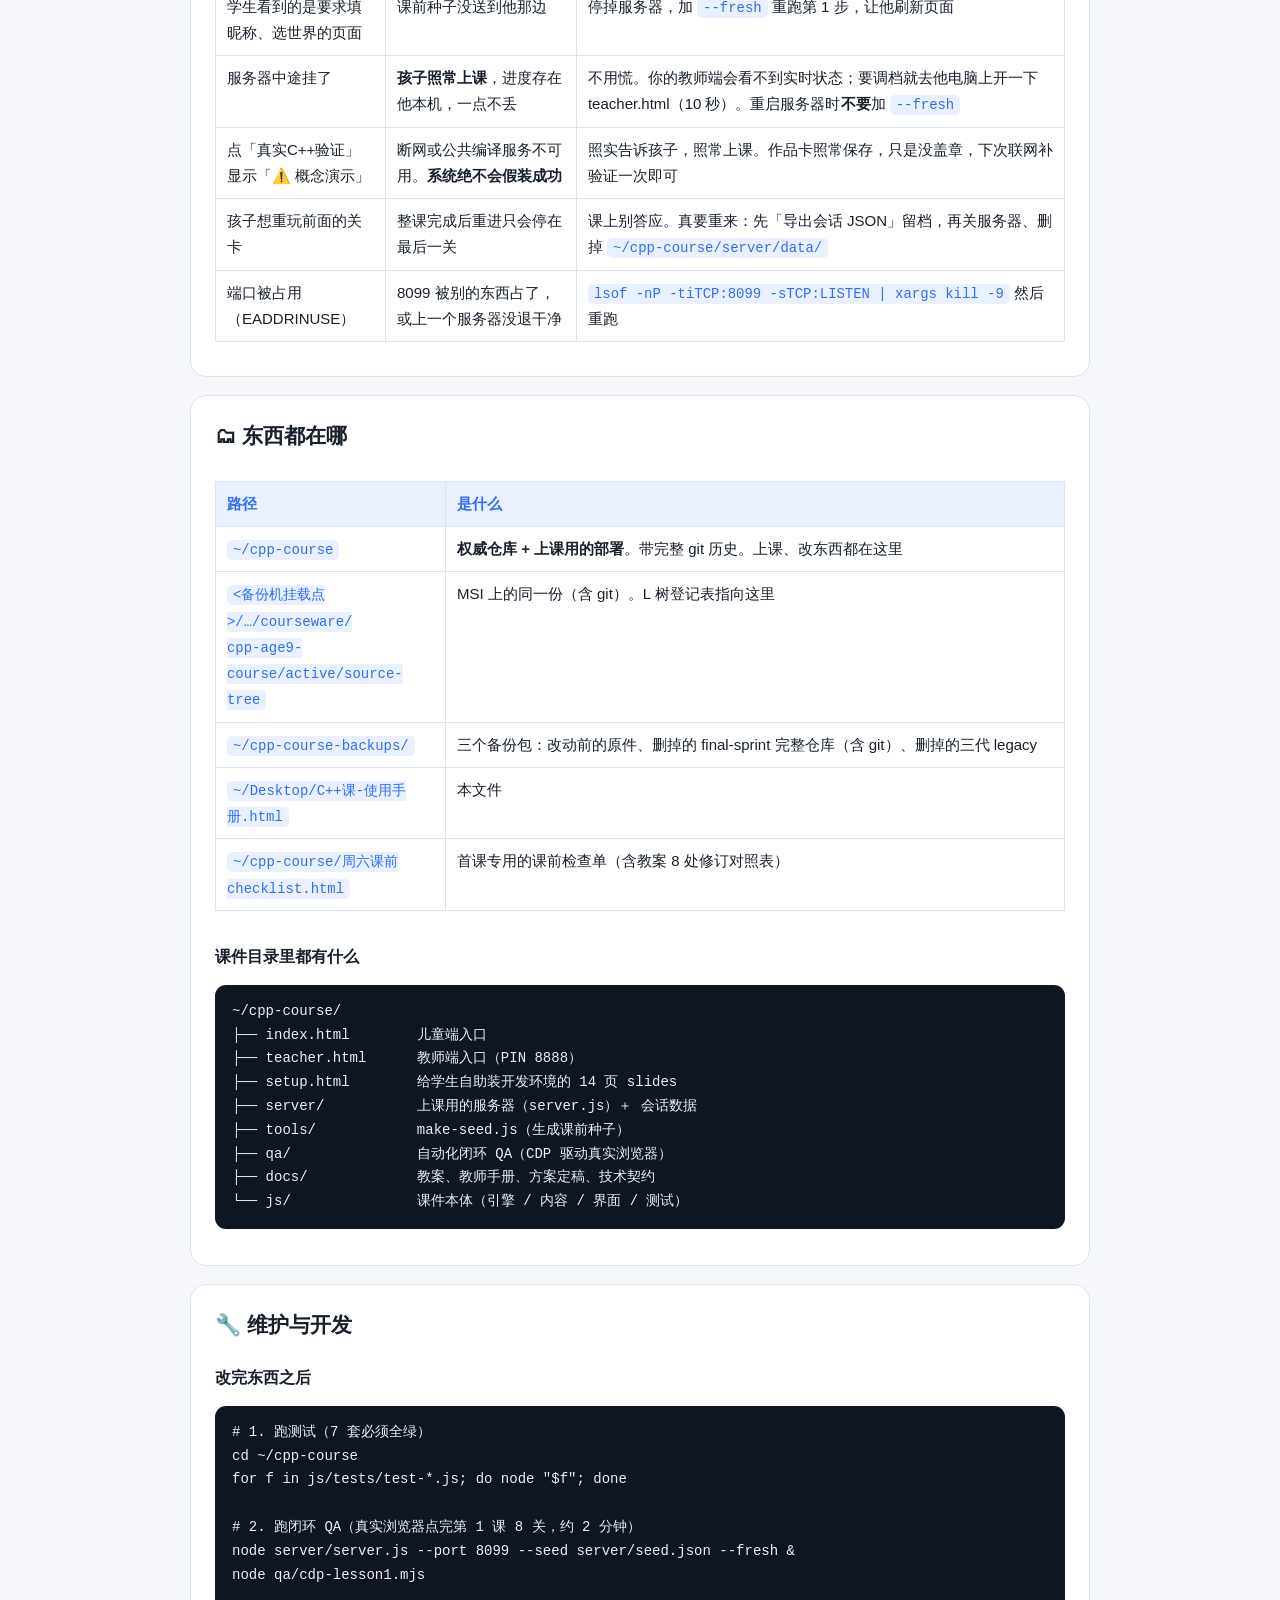
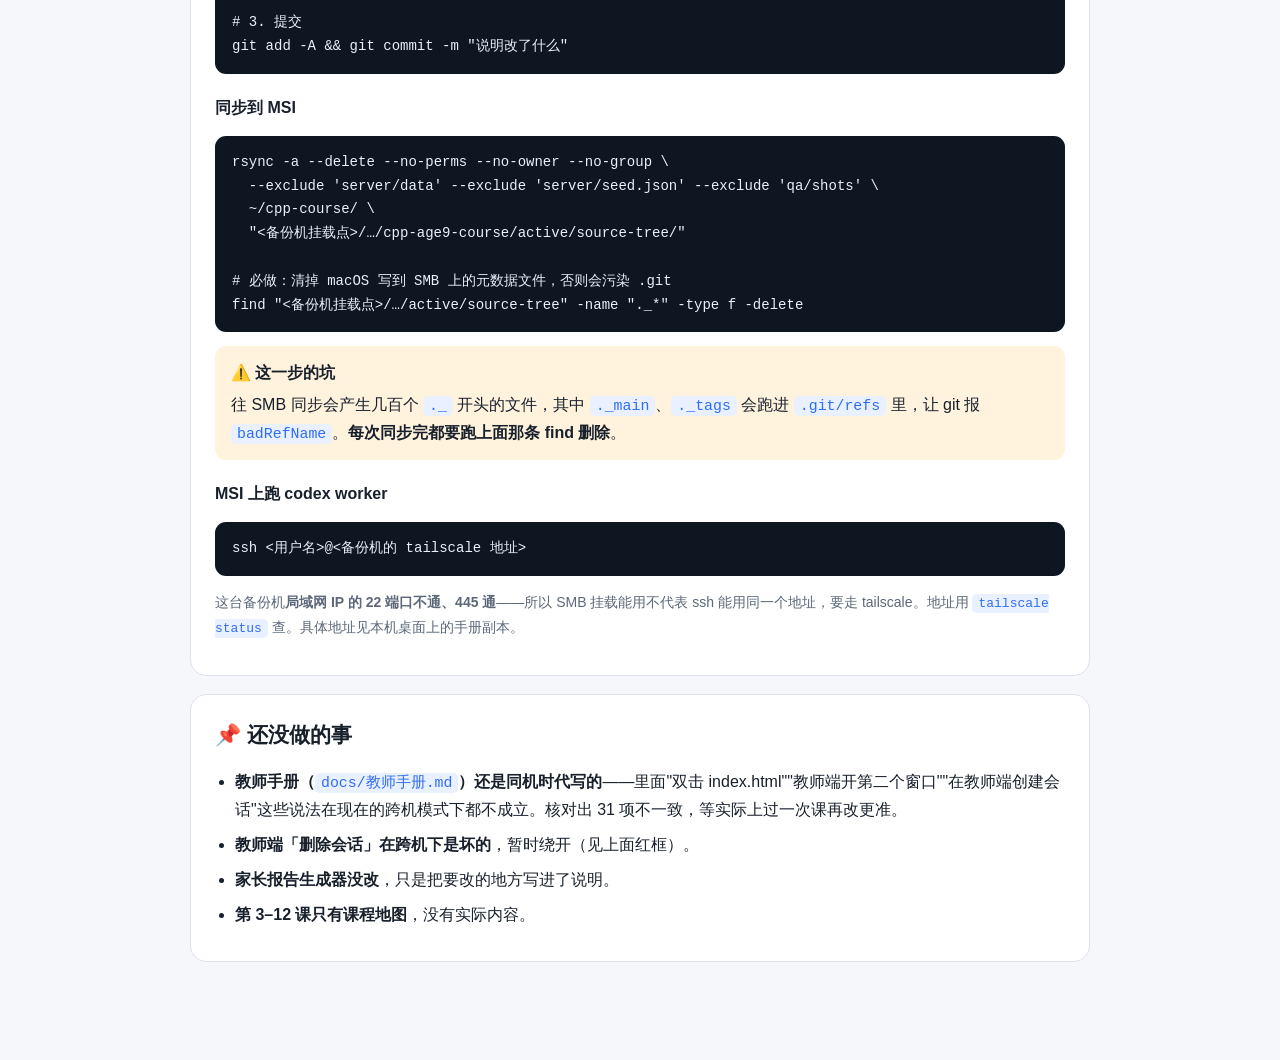
<file: docs/使用手册.html>
<!doctype html>
<html lang="zh-CN">
<head>
<meta charset="utf-8">
<meta name="viewport" content="width=device-width, initial-scale=1">
<title>C++ 课 · 使用手册</title>
<style>
  :root{
    --bg:#f5f7fb; --card:#fff; --ink:#18202c; --soft:#5c6879; --line:#dde4ee;
    --brand:#2f6df6; --brand-bg:#e9f0ff;
    --ok:#1a8f52; --ok-bg:#e4f6ec; --warn:#a96500; --warn-bg:#fff3de;
    --bad:#c0392b; --bad-bg:#fdecea; --code-bg:#0e1622; --code-ink:#e9f0fb;
  }
  @media (prefers-color-scheme: dark){
    :root:not([data-theme="light"]){
      --bg:#0e131b; --card:#171f2b; --ink:#e9f0fa; --soft:#a4b1c3; --line:#28323f;
      --brand:#6ea0ff; --brand-bg:#1b2941;
      --ok:#4ed08c; --ok-bg:#12301f; --warn:#ffc267; --warn-bg:#332510;
      --bad:#ff8a7a; --bad-bg:#33191a; --code-bg:#080d15; --code-ink:#e9f0fb;
    }
  }
  :root[data-theme="dark"]{
    --bg:#0e131b; --card:#171f2b; --ink:#e9f0fa; --soft:#a4b1c3; --line:#28323f;
    --brand:#6ea0ff; --brand-bg:#1b2941;
    --ok:#4ed08c; --ok-bg:#12301f; --warn:#ffc267; --warn-bg:#332510;
    --bad:#ff8a7a; --bad-bg:#33191a; --code-bg:#080d15; --code-ink:#e9f0fb;
  }
  *{box-sizing:border-box}
  body{margin:0;background:var(--bg);color:var(--ink);
    font:16px/1.75 -apple-system,"PingFang SC","Hiragino Sans GB",sans-serif;padding:26px 18px 80px}
  .wrap{max-width:900px;margin:0 auto}
  h1{font-size:30px;margin:0 0 4px}
  .sub{color:var(--soft);margin:0 0 8px}
  .toc{display:flex;gap:8px;flex-wrap:wrap;margin:18px 0 24px}
  .toc a{background:var(--card);border:1px solid var(--line);border-radius:99px;
    padding:7px 15px;text-decoration:none;color:var(--brand);font-size:15px;font-weight:600}
  .card{background:var(--card);border:1px solid var(--line);border-radius:16px;padding:22px 24px;margin:18px 0}
  h2{font-size:21px;margin:0 0 14px;display:flex;align-items:center;gap:9px;scroll-margin-top:20px}
  h3{font-size:16px;margin:20px 0 8px}
  pre{background:var(--code-bg);color:var(--code-ink);padding:15px 17px;border-radius:11px;
    overflow-x:auto;font:14px/1.7 ui-monospace,Menlo,monospace}
  code{background:var(--brand-bg);color:var(--brand);padding:2px 6px;border-radius:5px;
    font:.93em ui-monospace,Menlo,monospace}
  pre code{background:none;color:inherit;padding:0}
  table{width:100%;border-collapse:collapse;margin:12px 0;font-size:15px}
  th,td{border:1px solid var(--line);padding:9px 11px;text-align:left;vertical-align:top}
  th{background:var(--brand-bg);color:var(--brand);font-weight:700}
  .scroll{overflow-x:auto}
  ul,ol{padding-left:1.25em;margin:10px 0}
  li{margin:7px 0}
  .box{border-radius:11px;padding:13px 16px;margin:13px 0}
  .box.warn{background:var(--warn-bg)}
  .box.ok{background:var(--ok-bg)}
  .box.bad{background:var(--bad-bg)}
  .box > b:first-child{display:block;margin-bottom:4px}
  .link{font-size:18px;font-weight:700;color:var(--brand);word-break:break-all}
  .step{background:var(--brand-bg);color:var(--brand);border-radius:99px;
    width:26px;height:26px;display:inline-flex;align-items:center;justify-content:center;
    font-size:14px;font-weight:700;margin-right:8px}
  .muted{color:var(--soft);font-size:14px}
  @media print{ body{padding:0} .toc{display:none} .card{break-inside:avoid} }
</style>
</head>
<body>
<div class="wrap">

<h1>C++ 课 · 使用手册</h1>
<p class="sub">《九岁儿童 C++ 互动课程》· 老师用 · 最后更新 2026-08-12</p>

<div class="toc">
  <a href="#start">每次上课怎么开</a>
  <a href="#during">课中操作</a>
  <a href="#after">课后</a>
  <a href="#trouble">出问题怎么办</a>
  <a href="#where">东西都在哪</a>
  <a href="#dev">维护与开发</a>
</div>

<div class="card">
  <h2>📖 这是什么</h2>
  <p style="margin-top:0">一套面向九岁孩子的<b>一对一、可视化 C++ 编程课</b>。孩子在浏览器里通过"先预测 → 再运行 → 再解释"的循环学编程；你在教师端看他的证据、调难度、生成家长报告；关键节点会把代码发给<b>真正的 C++ 编译器</b>跑一遍，证明学的是真东西。</p>
  <p>一期做了三段完整内容：<b>试听/诊断课</b>、<b>第 1 课《机器人能量站》</b>（顺序执行、变量、赋值）、<b>第 2 课《智能舱门》</b>（条件判断）。第 3–12 课只有课程地图，还没做。</p>
  <div class="box ok">
    <b>✅ 现在的上课形态</b>
    <b>你的 Mac 起服务器</b> → 学生用他自己的电脑连过来上课 → 你在自己 Mac 上开教师端看他、控制他的难度。两台机器要在<b>同一个 WiFi</b>。
  </div>
</div>

<div class="card">
  <h2 id="start">🚀 每次上课怎么开</h2>

  <h3><span class="step">1</span>起服务器（你的 Mac，终端里跑）</h3>
<pre>cd ~/cpp-course
node tools/make-seed.js --nickname "孩子的昵称" &gt; server/seed.json
node server/server.js --port 8099 --seed server/seed.json --fresh</pre>

  <div class="box warn">
    <b>⚠️ 关于 --fresh：开新课加，课中重启不加</b>
    <b>开一堂新课 → 加 <code>--fresh</code></b>。不加的话，上一堂课（或课前彩排）留下的会话会被沿用，你新设的昵称和难度档会被忽略。<br>
    <b>课上中途误关了终端、要重开 → 不要加</b>。去掉它才能接着上一轮，孩子的进度不丢。
  </div>

  <div class="box ok">
    <b>✅ 启动后先看这几行，再把链接发给学生</b>
<pre style="margin:8px 0 0">本次课堂使用的会话：
  来源     种子文件 server/seed.json
  昵称     孩子的昵称
  档位     A
  主题     robot</pre>
    <b>昵称和档位对不上就别发链接</b>——多半是漏了 <code>--fresh</code>，按屏幕提示重来。
  </div>

  <h3><span class="step">2</span>把链接给学生</h3>
  <p class="link">http://&lt;你的电脑IP&gt;:8099/index.html</p>
  <p class="muted">服务器启动时会自己把地址打出来。<b>Mac 的 IP 可能变</b>，每次以启动时打印的为准。学生用 <b>Chrome</b> 打开（课件只保证 Chromium 内核，别用 Safari）。</p>

  <h3><span class="step">3</span>你自己开教师端</h3>
  <p class="link">http://localhost:8099/teacher.html</p>
  <p class="muted">PIN <b>8888</b>（可在教师端里改，改完只存在你这台机器）。<b>这页别投屏给孩子</b>，上面有难度档和判定。</p>

  <div class="box warn">
    <b>⚠️ 第一次跑会弹一个系统框</b>
    macOS 会问"是否允许 node 接受传入网络连接"，<b>点允许</b>，否则学生连不上。
  </div>
</div>

<div class="card">
  <h2 id="during">🎛 课中操作</h2>
  <div class="scroll">
  <table>
    <tr><th style="width:150px">你想做什么</th><th>怎么做</th><th>注意</th></tr>
    <tr>
      <td><b>调难度档</b></td>
      <td>教师端「控制区」→ 上调/下调一档</td>
      <td><b>只在两个活动之间调</b>（等孩子点完「下一个任务！」）。孩子做到一半时调，屏幕会留着旧题面而引擎已换档，数字对不上</td>
    </tr>
    <tr>
      <td><b>放最后一级提示</b></td>
      <td>教师端对应活动 → 解锁 H5</td>
      <td>H5 几乎等于给半个答案，孩子自己按「求提示」只能拿到前四级</td>
    </tr>
    <tr>
      <td><b>随手记一笔</b></td>
      <td>教师端「教师笔记」卡</td>
      <td>课后写家长报告时用得上</td>
    </tr>
    <tr>
      <td><b>改判定</b></td>
      <td>教师端证据流 → 修订</td>
      <td>系统自动评分最高到 2 级；第 3 级只能你手动给，依据是孩子能否解释和迁移</td>
    </tr>
    <tr>
      <td><b>让孩子重做某一关</b></td>
      <td>教师端 → 重置该活动</td>
      <td>只重置那一关，不影响课程进度</td>
    </tr>
  </table>
  </div>
  <div class="box bad">
    <b>🚫 课上不要碰的两个东西</b>
    <b>1. 教师端的「删除会话」</b>——跨机模式下它是坏的：孩子那边会被清空，服务器上的旧数据却留着，之后孩子端上传会一直被拒。<br>
    <b>2. 不要同时开两个儿童端</b>（比如学生开一个、你这边又开一个）。两个都会往服务器写整份会话，会互相把进度整包覆盖，孩子做过的活动可能直接消失。<b>儿童端全程只留学生那一个。</b>
  </div>
</div>

<div class="card">
  <h2 id="after">📦 课后</h2>
  <ol>
    <li><b>确认作品卡存了</b>——每课最后一个创作关要让孩子点「💾 保存我的作品卡」。第 2 课开场会读第 1 课的作品卡续写剧情，跳过了下节课会接不上。</li>
    <li><b>补记解释质量</b>——最后一关"讲给机器人听"系统默认记"未打分"，等你在教师端判。</li>
    <li><b>生成家长报告</b>——教师端「报告区」生成草稿 → 逐条编辑 → 确认 → 打印/导出。</li>
    <li><b>导出会话 JSON</b>——换电脑或想留档前先导出。</li>
  </ol>
  <div class="box warn">
    <b>⚠️ 家长报告的草稿要改了再发</b>
    自动草稿有三处会让家长看糊涂：标题写的是「一、试听概况」「试听日期」（正课不是试听）；「本次学到的内容」整段写成「既有基础，无需现场教学」（意思正好说反）；引用的任务描述是从课件截断的半句话。<b>草稿只是帮你省打字，发出去前一定过一遍。</b><br>
    报告正文本身不会出现难度档（E/S/A）和分数，这是产品红线——<b>你自己编辑时也别写</b>。
  </div>
  <div class="box ok">
    <b>✅ 数据存在哪</b>
    孩子的进度存在<b>他那台电脑的浏览器里</b>，同时同步一份到你 Mac 的 <code>~/cpp-course/server/data/</code>（每次上传都留快照，保最近 50 份）。不上传任何外部服务器，只记昵称，不采集真实姓名。
  </div>
</div>

<div class="card">
  <h2 id="trouble">🔌 出问题怎么办</h2>
  <div class="scroll">
  <table>
    <tr><th style="width:170px">现象</th><th>实际发生了什么</th><th>你怎么做</th></tr>
    <tr>
      <td>学生打不开链接</td><td>连不上你的服务器</td>
      <td>确认同一 WiFi；确认那个"允许 node 接受连接"点了允许；用启动时打印的那个 IP</td>
    </tr>
    <tr>
      <td>学生看到的是要求填昵称、选世界的页面</td><td>课前种子没送到他那边</td>
      <td>停掉服务器，加 <code>--fresh</code> 重跑第 1 步，让他刷新页面</td>
    </tr>
    <tr>
      <td>服务器中途挂了</td><td><b>孩子照常上课</b>，进度存在他本机，一点不丢</td>
      <td>不用慌。你的教师端会看不到实时状态；要调档就去他电脑上开一下 teacher.html（10 秒）。重启服务器时<b>不要</b>加 <code>--fresh</code></td>
    </tr>
    <tr>
      <td>点「真实C++验证」显示「⚠️ 概念演示」</td><td>断网或公共编译服务不可用。<b>系统绝不会假装成功</b></td>
      <td>照实告诉孩子，照常上课。作品卡照常保存，只是没盖章，下次联网补验证一次即可</td>
    </tr>
    <tr>
      <td>孩子想重玩前面的关卡</td><td>整课完成后重进只会停在最后一关</td>
      <td>课上别答应。真要重来：先「导出会话 JSON」留档，再关服务器、删掉 <code>~/cpp-course/server/data/</code></td>
    </tr>
    <tr>
      <td>端口被占用（EADDRINUSE）</td><td>8099 被别的东西占了，或上一个服务器没退干净</td>
      <td><code>lsof -nP -tiTCP:8099 -sTCP:LISTEN | xargs kill -9</code> 然后重跑</td>
    </tr>
  </table>
  </div>
</div>

<div class="card">
  <h2 id="where">🗂 东西都在哪</h2>
  <div class="scroll">
  <table>
    <tr><th style="width:230px">路径</th><th>是什么</th></tr>
    <tr>
      <td><code>~/cpp-course</code></td>
      <td><b>权威仓库 + 上课用的部署</b>。带完整 git 历史。上课、改东西都在这里</td>
    </tr>
    <tr>
      <td><code>&lt;备份机挂载点&gt;/…/courseware/<br>cpp-age9-course/active/source-tree</code></td>
      <td>MSI 上的同一份（含 git）。L 树登记表指向这里</td>
    </tr>
    <tr>
      <td><code>~/cpp-course-backups/</code></td>
      <td>三个备份包：改动前的原件、删掉的 final-sprint 完整仓库（含 git）、删掉的三代 legacy</td>
    </tr>
    <tr>
      <td><code>~/Desktop/C++课-使用手册.html</code></td>
      <td>本文件</td>
    </tr>
    <tr>
      <td><code>~/cpp-course/周六课前checklist.html</code></td>
      <td>首课专用的课前检查单（含教案 8 处修订对照表）</td>
    </tr>
  </table>
  </div>
  <h3>课件目录里都有什么</h3>
<pre>~/cpp-course/
├── index.html        儿童端入口
├── teacher.html      教师端入口（PIN 8888）
├── setup.html        给学生自助装开发环境的 14 页 slides
├── server/           上课用的服务器（server.js）＋ 会话数据
├── tools/            make-seed.js（生成课前种子）
├── qa/               自动化闭环 QA（CDP 驱动真实浏览器）
├── docs/             教案、教师手册、方案定稿、技术契约
└── js/               课件本体（引擎 / 内容 / 界面 / 测试）</pre>
</div>

<div class="card">
  <h2 id="dev">🔧 维护与开发</h2>

  <h3>改完东西之后</h3>
<pre># 1. 跑测试（7 套必须全绿）
cd ~/cpp-course
for f in js/tests/test-*.js; do node "$f"; done

# 2. 跑闭环 QA（真实浏览器点完第 1 课 8 关，约 2 分钟）
node server/server.js --port 8099 --seed server/seed.json --fresh &amp;
node qa/cdp-lesson1.mjs

# 3. 提交
git add -A &amp;&amp; git commit -m "说明改了什么"</pre>

  <h3>同步到 MSI</h3>
<pre>rsync -a --delete --no-perms --no-owner --no-group \
  --exclude 'server/data' --exclude 'server/seed.json' --exclude 'qa/shots' \
  ~/cpp-course/ \
  "&lt;备份机挂载点&gt;/…/cpp-age9-course/active/source-tree/"

# 必做：清掉 macOS 写到 SMB 上的元数据文件，否则会污染 .git
find "&lt;备份机挂载点&gt;/…/active/source-tree" -name "._*" -type f -delete</pre>
  <div class="box warn">
    <b>⚠️ 这一步的坑</b>
    往 SMB 同步会产生几百个 <code>._</code> 开头的文件，其中 <code>._main</code>、<code>._tags</code> 会跑进 <code>.git/refs</code> 里，让 git 报 <code>badRefName</code>。<b>每次同步完都要跑上面那条 find 删除</b>。
  </div>

  <h3>MSI 上跑 codex worker</h3>
<pre>ssh &lt;用户名&gt;@&lt;备份机的 tailscale 地址&gt;</pre>
  <p class="muted">这台备份机<b>局域网 IP 的 22 端口不通、445 通</b>——所以 SMB 挂载能用不代表 ssh 能用同一个地址，要走 tailscale。地址用 <code>tailscale status</code> 查。具体地址见本机桌面上的手册副本。</p>
</div>

<div class="card">
  <h2>📌 还没做的事</h2>
  <ul>
    <li><b>教师手册（<code>docs/教师手册.md</code>）还是同机时代写的</b>——里面"双击 index.html""教师端开第二个窗口""在教师端创建会话"这些说法在现在的跨机模式下都不成立。核对出 31 项不一致，等实际上过一次课再改更准。</li>
    <li><b>教师端「删除会话」在跨机下是坏的</b>，暂时绕开（见上面红框）。</li>
    <li><b>家长报告生成器没改</b>，只是把要改的地方写进了说明。</li>
    <li><b>第 3–12 课只有课程地图</b>，没有实际内容。</li>
  </ul>
</div>

</div>
</body>
</html>
</file>
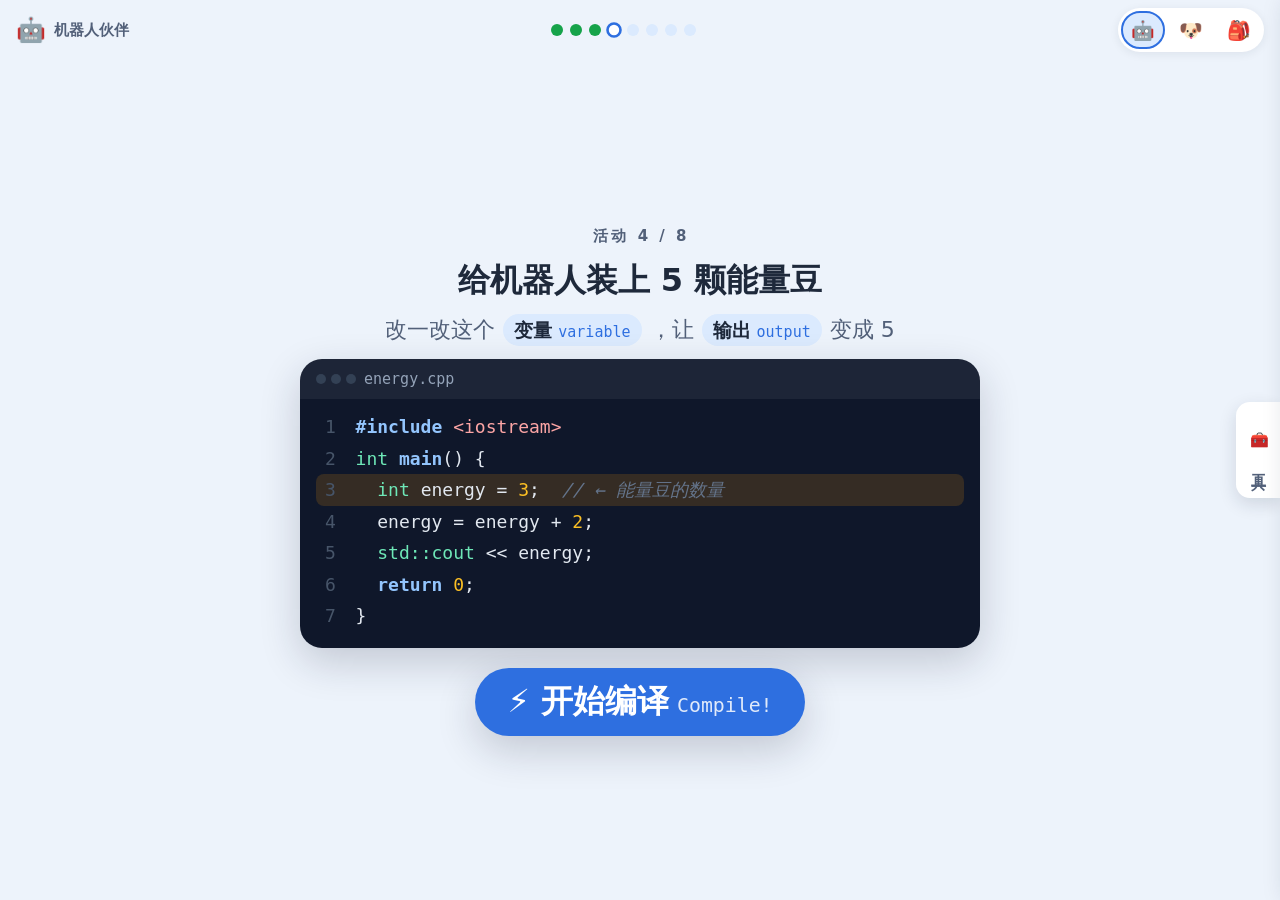
<file: docs/design/samples/activity.html>
<!DOCTYPE html>
<html lang="zh-CN">
<head>
<meta charset="UTF-8">
<meta name="viewport" content="width=device-width, initial-scale=1, viewport-fit=cover">
<title>样板 · 活动页（剧场模式）</title>
<style>
/* ============ design tokens（docs/design/design-tokens.md）============ */
:root {
  --cpp-text-sm: 15px;
  --cpp-text-base: clamp(17px, 1vw + 12px, 19px);
  --cpp-text-lg: clamp(19px, 1.2vw + 13px, 22px);
  --cpp-text-xl: clamp(24px, 2vw + 14px, 32px);
  --cpp-text-code: clamp(16px, .9vw + 12px, 18px);
  --cpp-font: system-ui, -apple-system, "PingFang SC", "Hiragino Sans GB", "Microsoft YaHei", sans-serif;
  --cpp-mono: ui-monospace, SFMono-Regular, Menlo, Consolas, monospace;
  --cpp-space-1: 4px;  --cpp-space-2: 8px;  --cpp-space-3: 12px; --cpp-space-4: 16px;
  --cpp-space-5: 24px; --cpp-space-6: 32px;
  --cpp-radius-sm: 8px; --cpp-radius-md: 14px; --cpp-radius-lg: 22px; --cpp-radius-pill: 999px;
  --cpp-tap-min: 44px; --cpp-tap-cta: 64px;
  --cpp-dur-fast: 120ms; --cpp-dur-base: 200ms; --cpp-dur-slow: 320ms;
  --cpp-ease-out: cubic-bezier(.22, .8, .35, 1);
  --cpp-ease-pop: cubic-bezier(.34, 1.4, .5, 1);
  --cpp-shadow-sm: 0 2px 10px rgba(23, 32, 55, .08);
  --cpp-shadow-md: 0 6px 18px rgba(23, 32, 55, .14);
  --cpp-shadow-lg: 0 14px 40px rgba(23, 32, 55, .20);
  /* 代码台：三主题统一深底（跨主题视觉锚点） */
  --cpp-code-bg: #0f172a; --cpp-code-ink: #e2e8f0;
  --cpp-ok: #16a34a; --cpp-ok-soft: #dcfce7;
}
body, body[data-theme="robot"] {
  --cpp-bg: #edf3fb; --cpp-surface: #ffffff;
  --cpp-primary: #2e6fe0; --cpp-primary-soft: #dbeafe;
  --cpp-accent: #b45309; --cpp-accent-soft: #fef3c7;
  --cpp-ink: #1e293b; --cpp-muted: #526079;
}
body[data-theme="pet"] {
  --cpp-bg: #f0f8e9; --cpp-surface: #ffffff;
  --cpp-primary: #4d8b1f; --cpp-primary-soft: #e3f3cf;
  --cpp-accent: #b45309; --cpp-accent-soft: #fdeeca;
  --cpp-ink: #22301b; --cpp-muted: #556349;
}
body[data-theme="adventure"] {
  --cpp-bg: #faf4e6; --cpp-surface: #fffdf6;
  --cpp-primary: #b45309; --cpp-primary-soft: #fde8cd;
  --cpp-accent: #b91c1c; --cpp-accent-soft: #fbe3e0;
  --cpp-ink: #33261a; --cpp-muted: #6b5b47;
}

/* ============ 剧场舞台 ============ */
* { box-sizing: border-box; }
html, body { margin: 0; height: 100%; overflow: hidden; }
body {
  font-family: var(--cpp-font);
  font-size: var(--cpp-text-base);
  line-height: 1.6;
  color: var(--cpp-ink);
  background: var(--cpp-bg);
  transition: background var(--cpp-dur-slow) var(--cpp-ease-out);
  -webkit-font-smoothing: antialiased;
  touch-action: manipulation;
}
.stage {
  height: 100vh; height: 100dvh;
  display: flex; flex-direction: column;
  padding: env(safe-area-inset-top, 0px) env(safe-area-inset-right, 0px)
           env(safe-area-inset-bottom, 0px) env(safe-area-inset-left, 0px);
}

/* 舞台眉：一条细线放位置感（进度点）+ 工具把手 + 主题切换，别的都不放 */
.brow {
  flex: none;
  display: flex; align-items: center; gap: var(--cpp-space-3);
  padding: var(--cpp-space-2) var(--cpp-space-4);
}
.brow .who { display: flex; align-items: center; gap: 8px; font-weight: 800; font-size: var(--cpp-text-sm); color: var(--cpp-muted); }
.brow .who .mascot { font-size: 24px; }
.dots { display: flex; gap: 7px; margin: 0 auto; }
.dot { width: 12px; height: 12px; border-radius: 50%; background: var(--cpp-primary-soft); border: 2px solid transparent; }
.dot.done { background: var(--cpp-ok); }
.dot.current { background: var(--cpp-surface); border-color: var(--cpp-primary); transform: scale(1.3); }

.theme-switch { display: flex; gap: 4px; background: var(--cpp-surface); border-radius: var(--cpp-radius-pill); padding: 3px; box-shadow: var(--cpp-shadow-sm); }
.ts-btn { min-width: var(--cpp-tap-min); min-height: 38px; border: 2px solid transparent; background: none; border-radius: var(--cpp-radius-pill); font-size: 19px; cursor: pointer; transition: background var(--cpp-dur-fast), border-color var(--cpp-dur-fast); }
.ts-btn.on { background: var(--cpp-primary-soft); border-color: var(--cpp-primary); }

/* 主区：一屏只有「这一个活动」 */
.act {
  flex: 1 1 auto; min-height: 0;
  display: flex; flex-direction: column;
  align-items: center; justify-content: center;
  gap: var(--cpp-space-3);
  padding: 0 var(--cpp-space-5);
  text-align: center;
}
.act-kicker { font-size: var(--cpp-text-sm); font-weight: 800; letter-spacing: .2em; text-indent: .2em; color: var(--cpp-muted); }
.act h2 { margin: 0; font-size: var(--cpp-text-xl); line-height: 1.25; }
.act .prompt { margin: 0; font-size: var(--cpp-text-lg); color: var(--cpp-muted); display: flex; flex-wrap: wrap; gap: var(--cpp-space-2); justify-content: center; align-items: center; }

/* 双语术语 chip（中文为主 + 等宽英文） */
.term { display: inline-flex; align-items: baseline; gap: 6px; background: var(--cpp-primary-soft); border-radius: var(--cpp-radius-pill); padding: 1px 11px; font-weight: 700; color: var(--cpp-ink); white-space: nowrap; font-size: var(--cpp-text-base); }
.term code { font-family: var(--cpp-mono); font-size: var(--cpp-text-sm); font-weight: 400; color: var(--cpp-primary); }

/* 代码卡：三主题统一深底，语法高亮感 */
.code-card {
  width: min(680px, 92vw);
  background: var(--cpp-code-bg); color: var(--cpp-code-ink);
  border-radius: var(--cpp-radius-lg);
  box-shadow: var(--cpp-shadow-lg);
  text-align: left;
  overflow: hidden;
}
.code-head {
  display: flex; align-items: center; gap: 8px;
  padding: var(--cpp-space-2) var(--cpp-space-4);
  background: rgba(255, 255, 255, .06);
  font-family: var(--cpp-mono); font-size: var(--cpp-text-sm); color: #94a3b8;
}
.code-head .dots3 { display: flex; gap: 5px; }
.code-head .dots3 i { width: 10px; height: 10px; border-radius: 50%; background: #334155; }
.code-body {
  padding: var(--cpp-space-3) var(--cpp-space-4) var(--cpp-space-4);
  font-family: var(--cpp-mono);
  font-size: var(--cpp-text-code);
  line-height: 1.75;
  overflow-x: auto;
}
.cl { display: flex; white-space: pre; }
.cl .ln { width: 2.2em; flex: none; text-align: right; padding-right: 1.1em; color: #475569; user-select: none; }
.cl.hot { background: rgba(245, 158, 11, .16); border-radius: var(--cpp-radius-sm); }
.k { color: #93c5fd; font-weight: 700; }   /* 关键字 */
.t { color: #6ee7b7; }                     /* 类型/std */
.n { color: #fbbf24; }                     /* 数字 */
.s { color: #fca5a5; }                     /* 字符串 */
.c { color: #64748b; font-style: italic; } /* 注释 */

/* 唯一主按钮：开始编译（C 位、≥64px 高） */
.cta {
  margin-top: var(--cpp-space-2);
  min-height: var(--cpp-tap-cta);
  padding: var(--cpp-space-3) var(--cpp-space-6);
  font-family: inherit; font-size: var(--cpp-text-xl); font-weight: 800;
  color: #fff; background: var(--cpp-primary);
  border: none; border-radius: var(--cpp-radius-pill);
  cursor: pointer; box-shadow: var(--cpp-shadow-lg);
  transition: transform var(--cpp-dur-fast) var(--cpp-ease-pop), box-shadow var(--cpp-dur-fast);
}
.cta:hover { transform: translateY(-2px) scale(1.02); }
.cta:active { transform: translateY(1px); }
.cta:focus-visible { outline: 4px solid var(--cpp-accent); outline-offset: 3px; }
.cta code { font-family: var(--cpp-mono); font-size: .62em; font-weight: 400; opacity: .85; margin-left: 8px; }

/* ============ 抽屉：非当前操作全部收起 ============ */
.drawer-handle {
  position: fixed;
  right: calc(0px + env(safe-area-inset-right, 0px));
  top: 50%; transform: translateY(-50%);
  z-index: 60;
  min-height: 96px; min-width: var(--cpp-tap-min);
  border: none; cursor: pointer;
  border-radius: var(--cpp-radius-md) 0 0 var(--cpp-radius-md);
  background: var(--cpp-surface); color: var(--cpp-muted);
  box-shadow: var(--cpp-shadow-md);
  font-size: var(--cpp-text-sm); font-weight: 800;
  writing-mode: vertical-rl; letter-spacing: .25em;
  padding: var(--cpp-space-3) var(--cpp-space-1);
  transition: color var(--cpp-dur-fast), transform var(--cpp-dur-base) var(--cpp-ease-out);
}
.drawer-handle:hover { color: var(--cpp-primary); }
body.drawer-open .drawer-handle { transform: translate(calc(-1 * min(320px, 86vw)), -50%); }
.drawer-mask {
  position: fixed; inset: 0; z-index: 70;
  background: rgba(23, 32, 55, .35);
  opacity: 0; pointer-events: none;
  transition: opacity var(--cpp-dur-base);
}
body.drawer-open .drawer-mask { opacity: 1; pointer-events: auto; }
.drawer {
  position: fixed; top: 0; right: 0; bottom: 0; z-index: 80;
  width: min(320px, 86vw);
  background: var(--cpp-surface);
  box-shadow: -8px 0 24px rgba(23, 32, 55, .18);
  transform: translateX(105%);
  transition: transform var(--cpp-dur-base) var(--cpp-ease-out);
  display: flex; flex-direction: column; gap: var(--cpp-space-3);
  padding: calc(var(--cpp-space-4) + env(safe-area-inset-top, 0px)) var(--cpp-space-4)
           calc(var(--cpp-space-4) + env(safe-area-inset-bottom, 0px));
  overflow-y: auto;
}
body.drawer-open .drawer { transform: none; }
.drawer h3 { margin: 0; font-size: var(--cpp-text-sm); font-weight: 800; letter-spacing: .1em; color: var(--cpp-muted); }
.tool-btn {
  display: flex; align-items: center; gap: 10px;
  min-height: var(--cpp-tap-min);
  font-family: inherit; font-size: var(--cpp-text-base); font-weight: 700;
  color: var(--cpp-ink); background: var(--cpp-bg);
  border: 2px solid transparent; border-radius: var(--cpp-radius-md);
  padding: var(--cpp-space-2) var(--cpp-space-3);
  cursor: pointer; text-align: left;
  transition: border-color var(--cpp-dur-fast), background var(--cpp-dur-fast);
}
.tool-btn:hover { border-color: var(--cpp-primary); background: var(--cpp-primary-soft); }
.tool-btn small { font-family: var(--cpp-mono); font-weight: 400; color: var(--cpp-muted); margin-left: auto; }
.out-box {
  background: var(--cpp-code-bg); color: #a7f3d0;
  font-family: var(--cpp-mono); font-size: var(--cpp-text-sm);
  border-radius: var(--cpp-radius-md);
  padding: var(--cpp-space-2) var(--cpp-space-3);
  min-height: 46px; white-space: pre-wrap;
}
.drawer .close { align-self: flex-end; }

/* 动画归零（CONTRACT §12） */
body.no-anim *, body.no-anim *::before, body.no-anim *::after
{ transition: none !important; animation: none !important; }
@media (prefers-reduced-motion: reduce) {
  *, *::before, *::after { transition: none !important; animation: none !important; }
}
/* 矮视口（iPad 横屏浏览器栏挤压）微调：代码更紧凑 */
@media (max-height: 640px) {
  .code-body { line-height: 1.55; }
  .act { gap: var(--cpp-space-2); }
}
</style>
</head>
<body data-theme="robot">
  <div class="stage">
    <!-- 舞台眉：位置感 + 主题切换，仅此而已 -->
    <div class="brow">
      <span class="who"><span class="mascot" data-t="mascot">🤖</span><span data-t="who">机器人伙伴</span></span>
      <div class="dots" aria-label="第 4 个活动，共 8 个">
        <i class="dot done"></i><i class="dot done"></i><i class="dot done"></i>
        <i class="dot current"></i>
        <i class="dot"></i><i class="dot"></i><i class="dot"></i><i class="dot"></i>
      </div>
      <div class="theme-switch" role="group" aria-label="切换主题">
        <button class="ts-btn on" data-set-theme="robot" aria-label="机器人世界">🤖</button>
        <button class="ts-btn" data-set-theme="pet" aria-label="宠物乐园">🐶</button>
        <button class="ts-btn" data-set-theme="adventure" aria-label="探险王国">🎒</button>
      </div>
    </div>

    <!-- 主区：一屏一活动 -->
    <main class="act">
      <div class="act-kicker">活动 4 / 8</div>
      <h2 data-t="title">给机器人装上 5 颗能量豆</h2>
      <p class="prompt">
        <span>改一改这个</span>
        <span class="term">变量 <code>variable</code></span>
        <span>，让</span>
        <span class="term">输出 <code>output</code></span>
        <span>变成 5</span>
      </p>

      <div class="code-card">
        <div class="code-head">
          <span class="dots3"><i></i><i></i><i></i></span>
          <span>energy.cpp</span>
        </div>
        <div class="code-body" aria-label="C++ 代码">
<div class="cl"><span class="ln">1</span><span><span class="k">#include</span> <span class="s">&lt;iostream&gt;</span></span></div>
<div class="cl"><span class="ln">2</span><span><span class="t">int</span> <span class="k">main</span>() {</span></div>
<div class="cl hot"><span class="ln">3</span><span>  <span class="t">int</span> energy = <span class="n">3</span>;  <span class="c">// ← 能量豆的数量</span></span></div>
<div class="cl"><span class="ln">4</span><span>  energy = energy + <span class="n">2</span>;</span></div>
<div class="cl"><span class="ln">5</span><span>  <span class="t">std::cout</span> &lt;&lt; energy;</span></div>
<div class="cl"><span class="ln">6</span><span>  <span class="k">return</span> <span class="n">0</span>;</span></div>
<div class="cl"><span class="ln">7</span><span>}</span></div>
        </div>
      </div>

      <button class="cta">⚡ 开始编译<code>Compile!</code></button>
    </main>
  </div>

  <!-- 抽屉：单步/提示/重来/输出 全收在这里，默认收起 -->
  <button class="drawer-handle" id="handle" aria-expanded="false" aria-controls="drawer">🧰 工具</button>
  <div class="drawer-mask" id="mask"></div>
  <aside class="drawer" id="drawer" aria-label="工具抽屉">
    <button class="tool-btn close" id="closeBtn">✕ 收起</button>
    <h3>慢慢看</h3>
    <button class="tool-btn">👣 单步执行 <small>step</small></button>
    <button class="tool-btn">💡 给点提示 <small>hint</small></button>
    <button class="tool-btn">🔄 重新再来 <small>reset</small></button>
    <h3>输出 output</h3>
    <div class="out-box">5</div>
  </aside>

<script>
var THEME_TEXT = {
  robot:     { mascot: '🤖', who: '机器人伙伴', title: '给机器人装上 5 颗能量豆' },
  pet:       { mascot: '🐶', who: '小狗搭档',   title: '给小狗搭档装上 5 个能量罐头' },
  adventure: { mascot: '🎒', who: '探险搭档',   title: '给探险搭档装上 5 颗能量水晶' }
};
function setTheme(id) {
  document.body.setAttribute('data-theme', id);
  var dict = THEME_TEXT[id];
  document.querySelectorAll('[data-t]').forEach(function (el) {
    var key = el.getAttribute('data-t');
    if (dict[key] !== undefined) el.textContent = dict[key];
  });
  document.querySelectorAll('.ts-btn').forEach(function (b) {
    b.classList.toggle('on', b.getAttribute('data-set-theme') === id);
  });
}
document.querySelectorAll('.ts-btn').forEach(function (b) {
  b.addEventListener('click', function () { setTheme(b.getAttribute('data-set-theme')); });
});

/* 抽屉开合（剧场原则②：非当前操作收进抽屉） */
function toggleDrawer(open) {
  document.body.classList.toggle('drawer-open', open);
  document.getElementById('handle').setAttribute('aria-expanded', String(open));
}
document.getElementById('handle').addEventListener('click', function () { toggleDrawer(true); });
document.getElementById('closeBtn').addEventListener('click', function () { toggleDrawer(false); });
document.getElementById('mask').addEventListener('click', function () { toggleDrawer(false); });
</script>
</body>
</html>
</file>
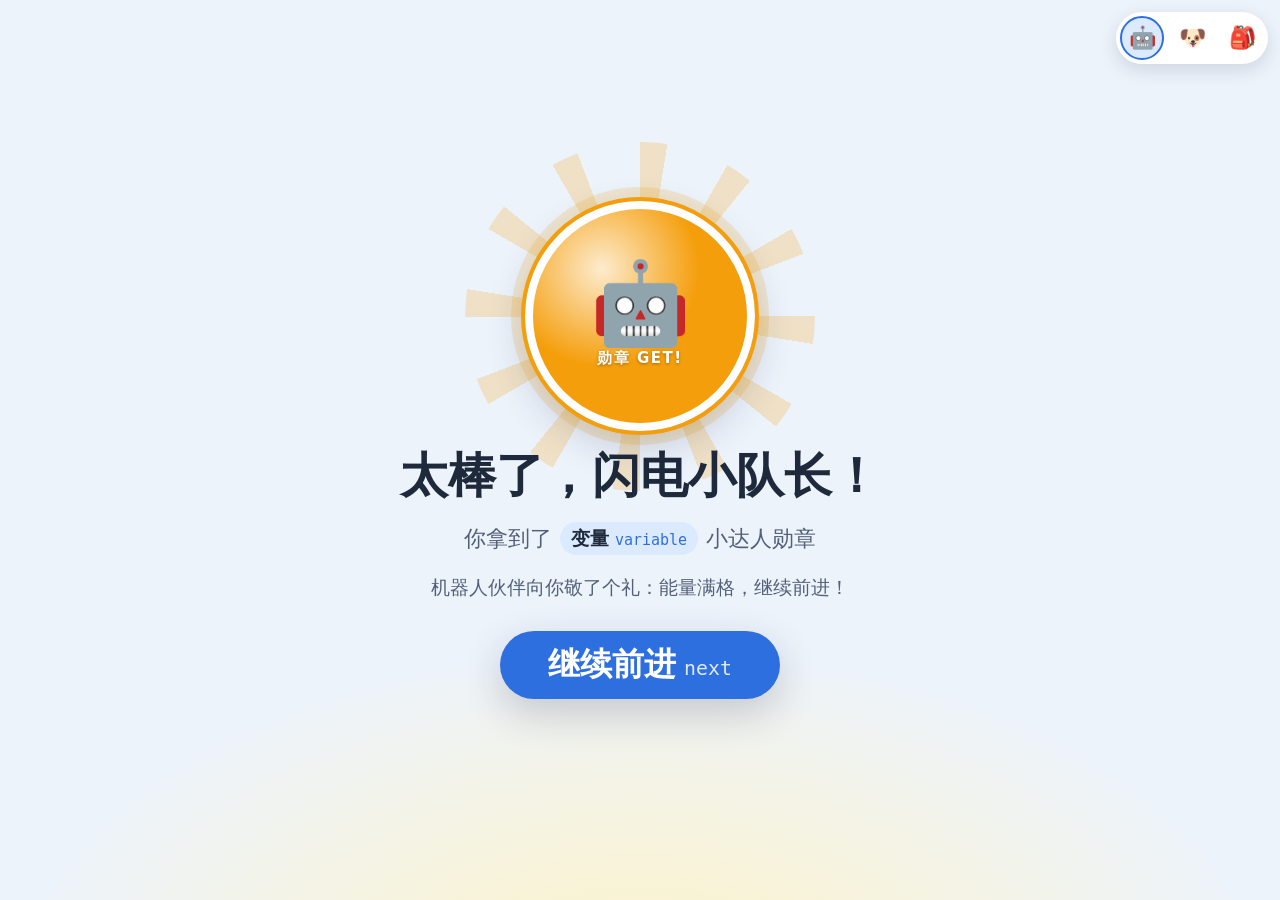
<file: docs/design/samples/celebrate.html>
<!DOCTYPE html>
<html lang="zh-CN">
<head>
<meta charset="UTF-8">
<meta name="viewport" content="width=device-width, initial-scale=1, viewport-fit=cover">
<title>样板 · 庆祝页（剧场模式）</title>
<style>
/* ============ design tokens（docs/design/design-tokens.md）============ */
:root {
  --cpp-text-sm: 15px;
  --cpp-text-base: clamp(17px, 1vw + 12px, 19px);
  --cpp-text-lg: clamp(19px, 1.2vw + 13px, 22px);
  --cpp-text-xl: clamp(24px, 2vw + 14px, 32px);
  --cpp-text-2xl: clamp(32px, 3.5vw + 16px, 48px);
  --cpp-font: system-ui, -apple-system, "PingFang SC", "Hiragino Sans GB", "Microsoft YaHei", sans-serif;
  --cpp-mono: ui-monospace, SFMono-Regular, Menlo, Consolas, monospace;
  --cpp-space-2: 8px;  --cpp-space-3: 12px; --cpp-space-4: 16px;
  --cpp-space-5: 24px; --cpp-space-6: 32px; --cpp-space-7: 48px;
  --cpp-radius-md: 14px; --cpp-radius-lg: 22px; --cpp-radius-pill: 999px;
  --cpp-tap-min: 44px; --cpp-tap-cta: 64px;
  --cpp-dur-fast: 120ms; --cpp-dur-base: 200ms; --cpp-dur-slow: 320ms; --cpp-dur-ritual: 700ms;
  --cpp-ease-out: cubic-bezier(.22, .8, .35, 1);
  --cpp-ease-pop: cubic-bezier(.34, 1.4, .5, 1);
  --cpp-shadow-md: 0 6px 18px rgba(23, 32, 55, .14);
  --cpp-shadow-lg: 0 14px 40px rgba(23, 32, 55, .20);
  --cpp-ok: #16a34a;
}
body, body[data-theme="robot"] {
  --cpp-bg: #edf3fb; --cpp-surface: #ffffff;
  --cpp-primary: #2e6fe0; --cpp-primary-soft: #dbeafe;
  --cpp-accent: #b45309; --cpp-accent-soft: #fef3c7;
  --cpp-ink: #1e293b; --cpp-muted: #526079;
  --cpp-gold: #f59e0b;             /* 勋章金：各主题微调 */
}
body[data-theme="pet"] {
  --cpp-bg: #f0f8e9; --cpp-surface: #ffffff;
  --cpp-primary: #4d8b1f; --cpp-primary-soft: #e3f3cf;
  --cpp-accent: #b45309; --cpp-accent-soft: #fdeeca;
  --cpp-ink: #22301b; --cpp-muted: #556349;
  --cpp-gold: #eab308;
}
body[data-theme="adventure"] {
  --cpp-bg: #faf4e6; --cpp-surface: #fffdf6;
  --cpp-primary: #b45309; --cpp-primary-soft: #fde8cd;
  --cpp-accent: #b91c1c; --cpp-accent-soft: #fbe3e0;
  --cpp-ink: #33261a; --cpp-muted: #6b5b47;
  --cpp-gold: #d97706;
}

/* ============ 剧场舞台 ============ */
* { box-sizing: border-box; }
html, body { margin: 0; height: 100%; overflow: hidden; }
body {
  font-family: var(--cpp-font);
  font-size: var(--cpp-text-base);
  line-height: 1.6;
  color: var(--cpp-ink);
  background:
    radial-gradient(900px 55% at 50% 110%, var(--cpp-accent-soft), transparent 70%),
    var(--cpp-bg);
  transition: background var(--cpp-dur-slow) var(--cpp-ease-out);
  -webkit-font-smoothing: antialiased;
  touch-action: manipulation;
}
.stage {
  height: 100vh; height: 100dvh;
  display: flex; flex-direction: column;
  align-items: center; justify-content: center;
  gap: var(--cpp-space-4);
  padding: calc(var(--cpp-space-5) + env(safe-area-inset-top, 0px))
           calc(var(--cpp-space-5) + env(safe-area-inset-right, 0px))
           calc(var(--cpp-space-5) + env(safe-area-inset-bottom, 0px))
           calc(var(--cpp-space-5) + env(safe-area-inset-left, 0px));
  text-align: center;
  position: relative;
  overflow: hidden;
}
.theme-switch {
  position: absolute;
  top: calc(var(--cpp-space-3) + env(safe-area-inset-top, 0px));
  right: calc(var(--cpp-space-3) + env(safe-area-inset-right, 0px));
  display: flex; gap: 6px;
  background: var(--cpp-surface);
  border-radius: var(--cpp-radius-pill);
  padding: 4px;
  box-shadow: var(--cpp-shadow-md);
  z-index: 5;
}
.ts-btn { min-width: var(--cpp-tap-min); min-height: var(--cpp-tap-min); border: 2px solid transparent; background: none; border-radius: var(--cpp-radius-pill); font-size: 22px; cursor: pointer; transition: background var(--cpp-dur-fast), border-color var(--cpp-dur-fast); }
.ts-btn.on { background: var(--cpp-primary-soft); border-color: var(--cpp-primary); }

/* ============ 勋章（纯 CSS：光环 + 弹入 + 呼吸微光） ============ */
.medal-wrap { position: relative; }
.medal {
  width: clamp(150px, 26vh, 230px);
  height: clamp(150px, 26vh, 230px);
  border-radius: 50%;
  display: flex; flex-direction: column;
  align-items: center; justify-content: center;
  gap: 2px;
  background:
    radial-gradient(circle at 32% 28%, rgba(255, 255, 255, .8), transparent 46%),
    var(--cpp-gold);
  border: 8px solid var(--cpp-surface);
  outline: 4px solid var(--cpp-gold);
  box-shadow: var(--cpp-shadow-lg), 0 0 0 14px color-mix(in srgb, var(--cpp-gold) 18%, transparent);
  animation: medal-pop var(--cpp-dur-ritual) var(--cpp-ease-pop) both,
             medal-glow 2.6s ease-in-out .8s infinite;
}
@keyframes medal-pop {
  0%   { transform: scale(0) rotate(-24deg); opacity: 0; }
  70%  { transform: scale(1.12) rotate(4deg); }
  100% { transform: scale(1) rotate(0); opacity: 1; }
}
@keyframes medal-glow {
  0%, 100% { box-shadow: var(--cpp-shadow-lg), 0 0 0 14px color-mix(in srgb, var(--cpp-gold) 18%, transparent); }
  50%      { box-shadow: var(--cpp-shadow-lg), 0 0 0 22px color-mix(in srgb, var(--cpp-gold) 10%, transparent); }
}
.medal .m-icon { font-size: clamp(52px, 9vh, 84px); line-height: 1; }
.medal .m-label { font-size: var(--cpp-text-sm); font-weight: 800; color: #ffffff; text-shadow: 0 1px 3px rgba(0, 0, 0, .35); letter-spacing: .1em; }

/* 光芒条（勋章背后旋转的细光条） */
.rays {
  position: absolute; inset: -26%;
  border-radius: 50%;
  background: repeating-conic-gradient(
    color-mix(in srgb, var(--cpp-gold) 22%, transparent) 0deg 9deg,
    transparent 9deg 30deg);
  animation: spin 14s linear infinite;
  z-index: -1;
}
@keyframes spin { to { transform: rotate(360deg); } }

/* 星星雨：纯 CSS，几颗错峰弹跳 */
.star { position: absolute; top: -6vh; font-size: clamp(20px, 3.4vh, 34px); animation: fall 3s linear infinite; opacity: 0; }
@keyframes fall {
  0%   { transform: translateY(0) rotate(0) scale(.7); opacity: 0; }
  12%  { opacity: 1; }
  100% { transform: translateY(112vh) rotate(300deg) scale(1.1); opacity: .9; }
}
.star:nth-child(1) { left: 8%;  animation-delay: 0s; }
.star:nth-child(2) { left: 22%; animation-delay: 1.3s; font-size: 20px; }
.star:nth-child(3) { left: 38%; animation-delay: .6s; }
.star:nth-child(4) { left: 62%; animation-delay: 1.8s; font-size: 22px; }
.star:nth-child(5) { left: 78%; animation-delay: .3s; }
.star:nth-child(6) { left: 90%; animation-delay: 1s; font-size: 24px; }

/* 文案 */
.cheer { margin: 0; font-size: var(--cpp-text-2xl); line-height: 1.2; }
.sub { margin: 0; font-size: var(--cpp-text-lg); color: var(--cpp-muted); display: flex; flex-wrap: wrap; gap: var(--cpp-space-2); justify-content: center; align-items: center; }
.term { display: inline-flex; align-items: baseline; gap: 6px; background: var(--cpp-primary-soft); border-radius: var(--cpp-radius-pill); padding: 1px 11px; font-weight: 700; color: var(--cpp-ink); white-space: nowrap; font-size: var(--cpp-text-base); }
.term code { font-family: var(--cpp-mono); font-size: var(--cpp-text-sm); font-weight: 400; color: var(--cpp-primary); }
.partner-line { font-size: var(--cpp-text-base); color: var(--cpp-muted); margin: 0; }

/* 唯一主按钮 */
.cta {
  margin-top: var(--cpp-space-3);
  min-height: var(--cpp-tap-cta);
  padding: var(--cpp-space-3) var(--cpp-space-7);
  font-family: inherit; font-size: var(--cpp-text-xl); font-weight: 800;
  color: #fff; background: var(--cpp-primary);
  border: none; border-radius: var(--cpp-radius-pill);
  cursor: pointer; box-shadow: var(--cpp-shadow-lg);
  transition: transform var(--cpp-dur-fast) var(--cpp-ease-pop), box-shadow var(--cpp-dur-fast);
}
.cta:hover { transform: translateY(-2px) scale(1.02); }
.cta:active { transform: translateY(1px); }
.cta:focus-visible { outline: 4px solid var(--cpp-accent); outline-offset: 3px; }
.cta code { font-family: var(--cpp-mono); font-size: .62em; font-weight: 400; opacity: .85; margin-left: 8px; }

/* 动画归零：no-anim / 系统减弱动态（CONTRACT §12）——庆祝页也必须瞬时呈现终态 */
body.no-anim *, body.no-anim *::before, body.no-anim *::after
{ transition: none !important; animation: none !important; }
@media (prefers-reduced-motion: reduce) {
  *, *::before, *::after { transition: none !important; animation: none !important; }
  .star { display: none; }
}
</style>
</head>
<body data-theme="robot">
  <div class="stage">
    <div class="theme-switch" role="group" aria-label="切换主题">
      <button class="ts-btn on" data-set-theme="robot" aria-label="机器人世界">🤖</button>
      <button class="ts-btn" data-set-theme="pet" aria-label="宠物乐园">🐶</button>
      <button class="ts-btn" data-set-theme="adventure" aria-label="探险王国">🎒</button>
    </div>

    <!-- 星星雨（纯 CSS，无外部资源） -->
    <span class="star" aria-hidden="true">⭐</span>
    <span class="star" aria-hidden="true">✨</span>
    <span class="star" aria-hidden="true">🌟</span>
    <span class="star" aria-hidden="true">✨</span>
    <span class="star" aria-hidden="true">⭐</span>
    <span class="star" aria-hidden="true">🌟</span>

    <div class="medal-wrap">
      <div class="rays" aria-hidden="true"></div>
      <div class="medal">
        <span class="m-icon" data-t="mascot">🤖</span>
        <span class="m-label">勋章 GET!</span>
      </div>
    </div>

    <h1 class="cheer">太棒了，闪电小队长！</h1>
    <p class="sub">
      <span>你拿到了</span>
      <span class="term">变量 <code>variable</code></span>
      <span>小达人勋章</span>
    </p>
    <p class="partner-line" data-t="praise">机器人伙伴向你敬了个礼：能量满格，继续前进！</p>

    <button class="cta">继续前进<code>next</code></button>
  </div>

<script>
/* 主题词随 js/engine/theme.js 词典（向你敬了个礼 → 摇尾巴/挥手） */
var THEME_TEXT = {
  robot:     { mascot: '🤖', praise: '机器人伙伴向你敬了个礼：能量满格，继续前进！' },
  pet:       { mascot: '🐶', praise: '小狗搭档朝你摇了摇尾巴：能量满格，继续前进！' },
  adventure: { mascot: '🎒', praise: '探险搭档向你挥了挥手：能量满格，继续前进！' }
};
function setTheme(id) {
  document.body.setAttribute('data-theme', id);
  var dict = THEME_TEXT[id];
  document.querySelectorAll('[data-t]').forEach(function (el) {
    var key = el.getAttribute('data-t');
    if (dict[key] !== undefined) el.textContent = dict[key];
  });
  document.querySelectorAll('.ts-btn').forEach(function (b) {
    b.classList.toggle('on', b.getAttribute('data-set-theme') === id);
  });
}
document.querySelectorAll('.ts-btn').forEach(function (b) {
  b.addEventListener('click', function () { setTheme(b.getAttribute('data-set-theme')); });
});
</script>
</body>
</html>
</file>
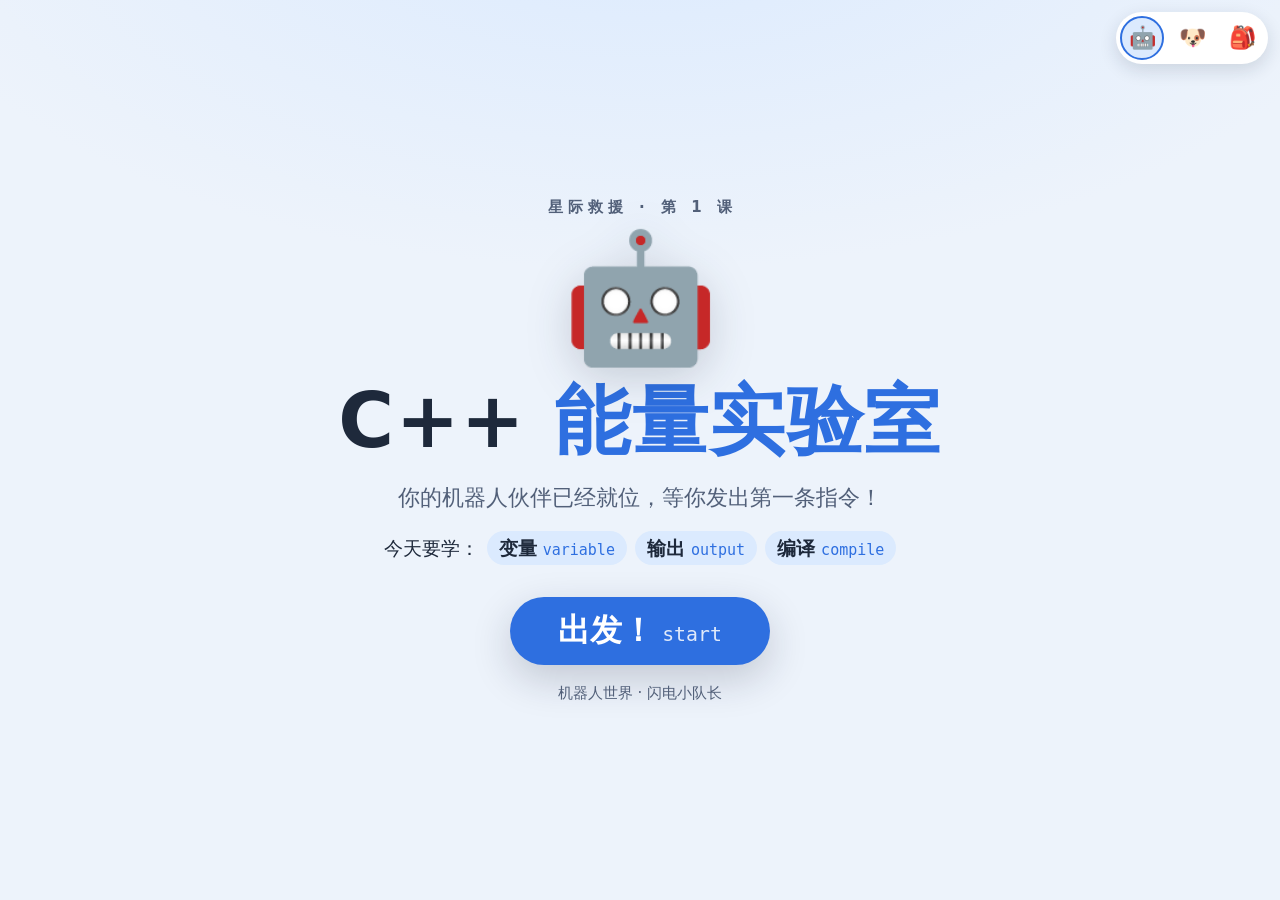
<file: docs/design/samples/cover.html>
<!DOCTYPE html>
<html lang="zh-CN">
<head>
<meta charset="UTF-8">
<meta name="viewport" content="width=device-width, initial-scale=1, viewport-fit=cover">
<title>样板 · 封面页（剧场模式）</title>
<style>
/* ============ design tokens（docs/design/design-tokens.md）============ */
:root {
  --cpp-text-sm: 15px;
  --cpp-text-base: clamp(17px, 1vw + 12px, 19px);
  --cpp-text-lg: clamp(19px, 1.2vw + 13px, 22px);
  --cpp-text-xl: clamp(24px, 2vw + 14px, 32px);
  --cpp-text-2xl: clamp(32px, 3.5vw + 16px, 48px);
  --cpp-text-hero: clamp(44px, 6vw + 18px, 76px);
  --cpp-font: system-ui, -apple-system, "PingFang SC", "Hiragino Sans GB", "Microsoft YaHei", sans-serif;
  --cpp-mono: ui-monospace, SFMono-Regular, Menlo, Consolas, monospace;
  --cpp-space-2: 8px;  --cpp-space-3: 12px; --cpp-space-4: 16px;
  --cpp-space-5: 24px; --cpp-space-6: 32px; --cpp-space-7: 48px;
  --cpp-radius-md: 14px; --cpp-radius-lg: 22px; --cpp-radius-pill: 999px;
  --cpp-tap-min: 44px; --cpp-tap-cta: 64px;
  --cpp-dur-fast: 120ms; --cpp-dur-base: 200ms; --cpp-dur-slow: 320ms;
  --cpp-ease-out: cubic-bezier(.22, .8, .35, 1);
  --cpp-ease-pop: cubic-bezier(.34, 1.4, .5, 1);
  --cpp-shadow-md: 0 6px 18px rgba(23, 32, 55, .14);
  --cpp-shadow-lg: 0 14px 40px rgba(23, 32, 55, .20);
}
/* 三主题色板：挂 body[data-theme]，与现有 app 机制一致 */
body, body[data-theme="robot"] {
  --cpp-bg: #edf3fb; --cpp-surface: #ffffff;
  --cpp-primary: #2e6fe0; --cpp-primary-soft: #dbeafe;
  --cpp-accent: #b45309; --cpp-accent-soft: #fef3c7;
  --cpp-ink: #1e293b; --cpp-muted: #526079;
}
body[data-theme="pet"] {
  --cpp-bg: #f0f8e9; --cpp-surface: #ffffff;
  --cpp-primary: #4d8b1f; --cpp-primary-soft: #e3f3cf;
  --cpp-accent: #b45309; --cpp-accent-soft: #fdeeca;
  --cpp-ink: #22301b; --cpp-muted: #556349;
}
body[data-theme="adventure"] {
  --cpp-bg: #faf4e6; --cpp-surface: #fffdf6;
  --cpp-primary: #b45309; --cpp-primary-soft: #fde8cd;
  --cpp-accent: #b91c1c; --cpp-accent-soft: #fbe3e0;
  --cpp-ink: #33261a; --cpp-muted: #6b5b47;
}

/* ============ 剧场舞台：一屏一事、永不滚动 ============ */
* { box-sizing: border-box; }
html, body { margin: 0; height: 100%; overflow: hidden; }
body {
  font-family: var(--cpp-font);
  font-size: var(--cpp-text-base);
  line-height: 1.6;
  color: var(--cpp-ink);
  background:
    radial-gradient(1100px 60% at 50% -12%, var(--cpp-primary-soft), transparent 70%),
    var(--cpp-bg);
  transition: background var(--cpp-dur-slow) var(--cpp-ease-out);
  -webkit-font-smoothing: antialiased;
  touch-action: manipulation;
}
.stage {
  height: 100vh; height: 100dvh;
  display: flex; flex-direction: column;
  align-items: center; justify-content: center;
  gap: var(--cpp-space-4);
  padding: calc(var(--cpp-space-5) + env(safe-area-inset-top, 0px))
           calc(var(--cpp-space-5) + env(safe-area-inset-right, 0px))
           calc(var(--cpp-space-5) + env(safe-area-inset-bottom, 0px))
           calc(var(--cpp-space-5) + env(safe-area-inset-left, 0px));
  text-align: center;
  position: relative;
}

/* 主题切换器（样板页专用，右上角小件） */
.theme-switch {
  position: absolute;
  top: calc(var(--cpp-space-3) + env(safe-area-inset-top, 0px));
  right: calc(var(--cpp-space-3) + env(safe-area-inset-right, 0px));
  display: flex; gap: 6px;
  background: var(--cpp-surface);
  border-radius: var(--cpp-radius-pill);
  padding: 4px;
  box-shadow: var(--cpp-shadow-md);
}
.ts-btn {
  min-width: var(--cpp-tap-min); min-height: var(--cpp-tap-min);
  border: 2px solid transparent; background: none;
  border-radius: var(--cpp-radius-pill);
  font-size: 22px; cursor: pointer;
  transition: background var(--cpp-dur-fast), border-color var(--cpp-dur-fast);
}
.ts-btn.on { background: var(--cpp-primary-soft); border-color: var(--cpp-primary); }

/* 封面元素 */
.kicker {
  font-size: var(--cpp-text-sm); font-weight: 800;
  letter-spacing: .35em; text-indent: .35em;
  color: var(--cpp-muted); text-transform: uppercase;
}
.mascot {
  font-size: clamp(72px, 14vh, 130px);
  line-height: 1;
  filter: drop-shadow(0 10px 22px rgba(23, 32, 55, .18));
  animation: float 3.2s ease-in-out infinite;
}
@keyframes float {
  0%, 100% { transform: translateY(0); }
  50% { transform: translateY(-10px); }
}
h1 {
  margin: 0;
  font-size: var(--cpp-text-hero);
  line-height: 1.15;
  letter-spacing: .02em;
}
h1 .accent { color: var(--cpp-primary); }
.subtitle { font-size: var(--cpp-text-lg); color: var(--cpp-muted); margin: 0; }

/* 双语术语 chip：中文为主 + 等宽英文（Dean 定案） */
.term {
  display: inline-flex; align-items: baseline; gap: 6px;
  background: var(--cpp-primary-soft);
  border-radius: var(--cpp-radius-pill);
  padding: 2px 12px;
  font-weight: 700; color: var(--cpp-ink);
  white-space: nowrap;
}
.term code {
  font-family: var(--cpp-mono);
  font-size: var(--cpp-text-sm);
  font-weight: 400; color: var(--cpp-primary);
}
.today {
  display: flex; flex-wrap: wrap; gap: var(--cpp-space-2);
  justify-content: center; align-items: center;
  font-size: var(--cpp-text-base);
}

/* 唯一主按钮：C 位大 CTA */
.cta {
  margin-top: var(--cpp-space-4);
  min-height: var(--cpp-tap-cta);
  padding: var(--cpp-space-3) var(--cpp-space-7);
  font-family: inherit;
  font-size: var(--cpp-text-xl); font-weight: 800;
  color: #fff; background: var(--cpp-primary);
  border: none; border-radius: var(--cpp-radius-pill);
  cursor: pointer;
  box-shadow: var(--cpp-shadow-lg);
  transition: transform var(--cpp-dur-fast) var(--cpp-ease-pop), box-shadow var(--cpp-dur-fast);
}
.cta:hover { transform: translateY(-2px) scale(1.02); }
.cta:active { transform: translateY(1px); }
.cta:focus-visible { outline: 4px solid var(--cpp-accent); outline-offset: 3px; }
.cta code { font-family: var(--cpp-mono); font-size: .62em; font-weight: 400; opacity: .85; margin-left: 8px; }

.footnote { font-size: var(--cpp-text-sm); color: var(--cpp-muted); }

/* 动画归零：no-anim / 系统减弱动态 一律瞬时（CONTRACT §12） */
body.no-anim *, body.no-anim *::before, body.no-anim *::after
{ transition: none !important; animation: none !important; }
@media (prefers-reduced-motion: reduce) {
  *, *::before, *::after { transition: none !important; animation: none !important; }
}
</style>
</head>
<body data-theme="robot">
  <div class="stage">
    <div class="theme-switch" role="group" aria-label="切换主题">
      <button class="ts-btn on" data-set-theme="robot"  aria-label="机器人世界">🤖</button>
      <button class="ts-btn"    data-set-theme="pet"    aria-label="宠物乐园">🐶</button>
      <button class="ts-btn"    data-set-theme="adventure" aria-label="探险王国">🎒</button>
    </div>

    <div class="kicker" data-t="kicker">星际救援 · 第 1 课</div>
    <div class="mascot" data-t="mascot" aria-hidden="true">🤖</div>
    <h1>C++ <span class="accent">能量实验室</span></h1>
    <p class="subtitle" data-t="partnerLine">你的机器人伙伴已经就位，等你发出第一条指令！</p>

    <div class="today">
      <span>今天要学：</span>
      <span class="term">变量 <code>variable</code></span>
      <span class="term">输出 <code>output</code></span>
      <span class="term">编译 <code>compile</code></span>
    </div>

    <button class="cta">出发！<code>start</code></button>
    <div class="footnote" data-t="worldName">机器人世界 · 闪电小队长</div>
  </div>

<script>
/* 主题词随 js/engine/theme.js 词典（正本 robot → pet/adventure），样板页内置最小子集 */
var THEME_TEXT = {
  robot: {
    kicker: '星际救援 · 第 1 课',
    mascot: '🤖',
    partnerLine: '你的机器人伙伴已经就位，等你发出第一条指令！',
    worldName: '机器人世界 · 闪电小队长'
  },
  pet: {
    kicker: '乐园救援 · 第 1 课',
    mascot: '🐶',
    partnerLine: '你的小狗搭档已经就位，等你发出第一条指令！',
    worldName: '宠物乐园 · 闪电小队长'
  },
  adventure: {
    kicker: '王国救援 · 第 1 课',
    mascot: '🎒',
    partnerLine: '你的探险搭档已经就位，等你发出第一条指令！',
    worldName: '探险王国 · 闪电小队长'
  }
};
function setTheme(id) {
  document.body.setAttribute('data-theme', id);
  var dict = THEME_TEXT[id];
  document.querySelectorAll('[data-t]').forEach(function (el) {
    var key = el.getAttribute('data-t');
    if (dict[key] !== undefined) el.textContent = dict[key];
  });
  document.querySelectorAll('.ts-btn').forEach(function (b) {
    b.classList.toggle('on', b.getAttribute('data-set-theme') === id);
  });
}
document.querySelectorAll('.ts-btn').forEach(function (b) {
  b.addEventListener('click', function () { setTheme(b.getAttribute('data-set-theme')); });
});
</script>
</body>
</html>
</file>
